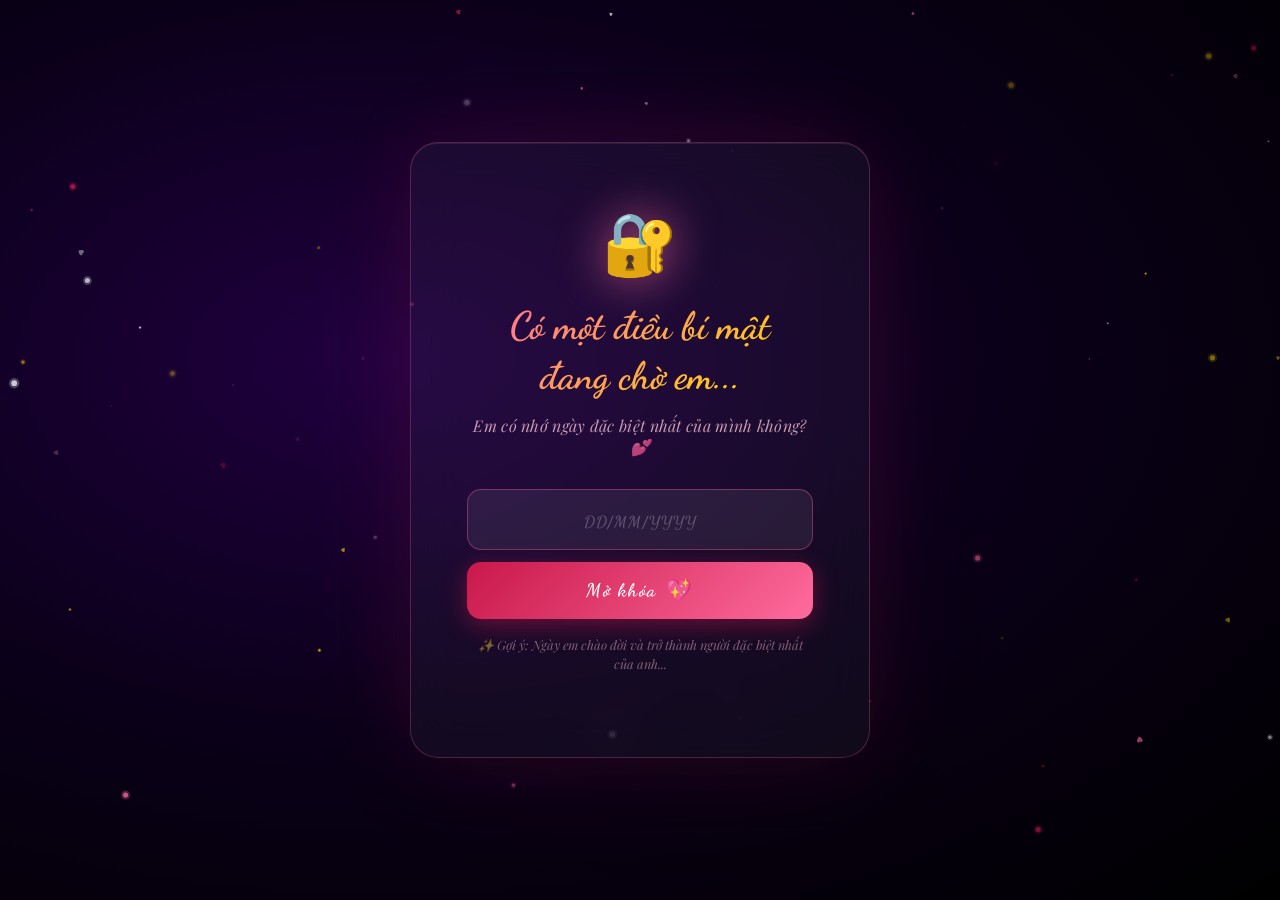
<file: index.html>
<!DOCTYPE html>
<html lang="vi">
<head>
    <meta charset="UTF-8">
    <meta name="viewport" content="width=device-width, initial-scale=1.0">
    <meta http-equiv="refresh" content="0; url=./Gift_CountDown-main/index.html">
    <title>🎂 Happy Birthday Linh Thúi!</title>
    <script>
        window.location.replace("./Gift_CountDown-main/index.html");
    </script>
</head>
<body style="background: #110022; color: #ff6b9d; display: flex; justify-content: center; align-items: center; height: 100vh; font-family: sans-serif; text-align: center; margin: 0;">
    <div>
        <h2>🎂 Đang mở món quà sinh nhật đặc biệt...</h2>
        <p><a href="./Gift_CountDown-main/index.html" style="color: #ffd60a; text-decoration: none;">Bấm vào đây nếu trình duyệt không tự chuyển hướng</a></p>
    </div>
</body>
</html>
</file>
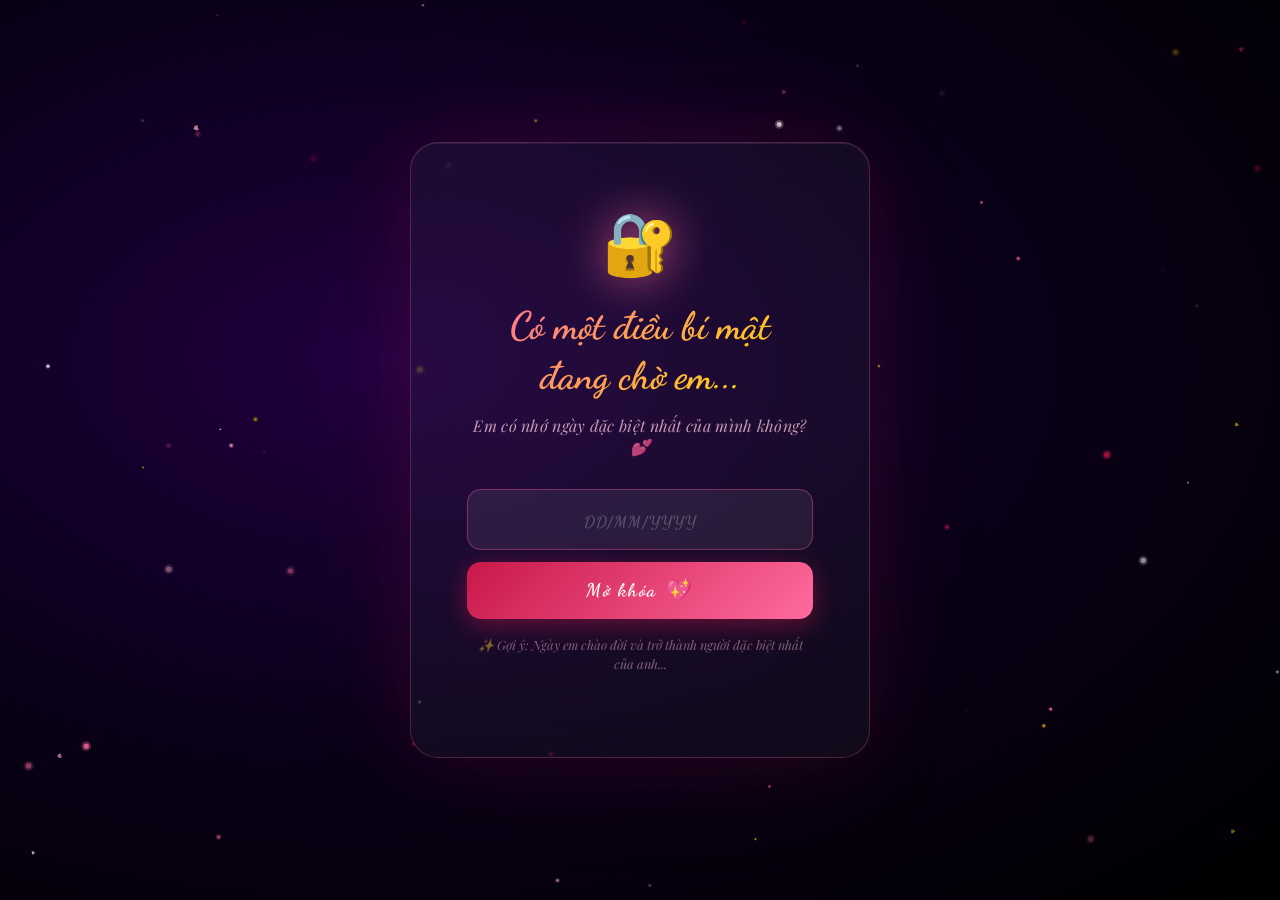
<file: Gift_CountDown-main/index.html>
<!DOCTYPE html>
<html lang="vi">
<head>
    <meta charset="UTF-8">
    <meta name="viewport" content="width=device-width, initial-scale=1.0">
    <title>🎂 Có điều gì đó đang chờ em...</title>
    <meta name="description" content="Một bí mật ngọt ngào đang chờ em khám phá...">
    <link rel="icon" href="./favicon.ico" type="image/x-icon">
    <link rel="preconnect" href="https://fonts.googleapis.com">
    <link rel="preconnect" href="https://fonts.gstatic.com" crossorigin>
    <link href="https://fonts.googleapis.com/css2?family=Dancing+Script:wght@600;700&family=Playfair+Display:ital,wght@0,400;0,700;1,400&display=swap" rel="stylesheet">
    <link rel="stylesheet" href="./style/puzzle.css">
</head>
<body>
    <canvas id="bgCanvas"></canvas>

    <div class="container" id="mainContainer">
        <div class="card" id="puzzleCard">
            <div class="lock-wrap">
                <div class="lock" id="lockIcon">🔐</div>
            </div>
            <h1 class="title">Có một điều bí mật<br>đang chờ em...</h1>
            <p class="subtitle">Em có nhớ ngày đặc biệt nhất của mình không? 💕</p>
            <div class="input-group">
                <input
                    type="text"
                    id="dateInput"
                    placeholder="DD/MM/YYYY"
                    maxlength="10"
                    autocomplete="off"
                    spellcheck="false"
                >
                <button id="unlockBtn">
                    <span>Mở khóa</span>
                    <span class="btn-icon">💖</span>
                </button>
            </div>
            <p class="hint">✨ Gợi ý: Ngày em chào đời và trở thành người đặc biệt nhất của anh...</p>
            <p class="error-msg" id="errorMsg"></p>
        </div>
    </div>

    <!-- Success overlay -->
    <div class="success-overlay" id="successOverlay">
        <canvas id="celebCanvas"></canvas>
        <div class="success-content">
            <img src="./images/Happy Dance GIF by TVGalicia.gif" class="success-dance-gif" alt="Shin Happy Dance" style="width: 130px; height: auto; border-radius: 18px; margin-bottom: 12px; box-shadow: 0 8px 30px rgba(255, 107, 157, 0.5); display: block; margin-left: auto; margin-right: auto;" />
            <h2 class="success-title">Chính xác rồi!</h2>
            <p class="success-sub">Happy Birthday Pé Thúi yêu của anh! 🎂❤️</p>
            <div class="loading-dots">
                <span></span><span></span><span></span>
            </div>
            <p class="loading-text">Đang chuẩn bị bữa tiệc sinh nhật...</p>
        </div>
    </div>

    <!-- Master Background Music (Chăm Hoa.mp3) -->
    <audio id="masterAudio" loop preload="auto">
        <source src="./style/Chăm Hoa.mp3" type="audio/mpeg">
    </audio>

    <!-- Seamless Flow Frame for zero-interruption transitions -->
    <iframe id="flowFrame" allow="fullscreen; autoplay" src="about:blank" style="display:none; position:fixed; inset:0; width:100%; height:100%; border:none; z-index:99999; opacity:0; transition:opacity 0.8s ease;"></iframe>

    <script src="./style/script/puzzle.js"></script>
</body>
</html>
</file>
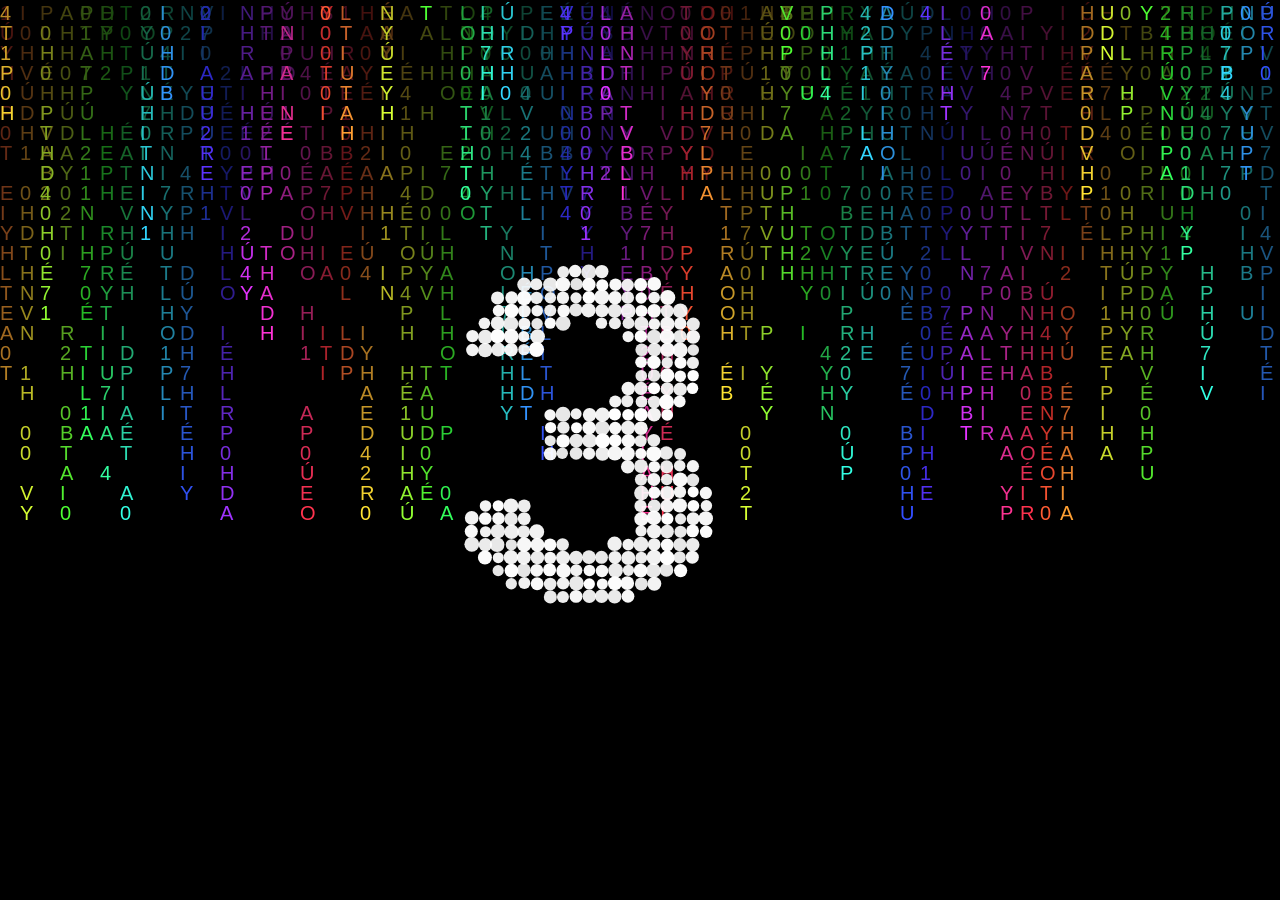
<file: Gift_CountDown-main/birthday.html>
<!DOCTYPE html>
<html lang="vi">
<head>
    <meta charset="UTF-8">
    <meta name="viewport" content="width=device-width, initial-scale=1.0">
    <title>🎂 Happy Birthday Linh Thúi!</title>
    <meta name="description" content="Happy Birthday Pé Thúi yêu của anh! 🎂❤️">
    <link rel="icon" href="./favicon.ico" type="image/x-icon">
    <link rel="stylesheet" href="./style/style.css">
    <link rel="stylesheet" href="./style/birthday.css">
</head>
<body>
    <canvas id="rainCanvas"></canvas>
    <canvas class="canvas"></canvas>
    <canvas id="fireCanvas"></canvas>
    <audio id="sound" loop preload="auto">
        <source src="./style/Chăm Hoa.mp3" type="audio/mpeg" />
    </audio>
    <script src="./style/script/rain_bday.js"></script>
    <script src="./style/script/fire_bday.js"></script>

    <!-- Silently preload gallery images in background while watching fireworks -->
    <script>
        window.addEventListener('load', () => {
            const preloadList = [
                './images/1.jpg', './images/2.jpg', './images/3.png', './images/4.png',
                './images/5.png', './images/6.png', './images/7.jpg', './images/8.png',
                './images/9.jpg', './images/10.jpg', './images/11.jpg', './images/12.jpg',
                './images/intro3.gif', './images/moon03.gif', './images/intro04.gif'
            ];
            setTimeout(() => {
                preloadList.forEach(src => {
                    const img = new Image();
                    img.decoding = 'async';
                    img.src = src;
                });
            }, 800);
        });
    </script>
</body>
</html>
</file>
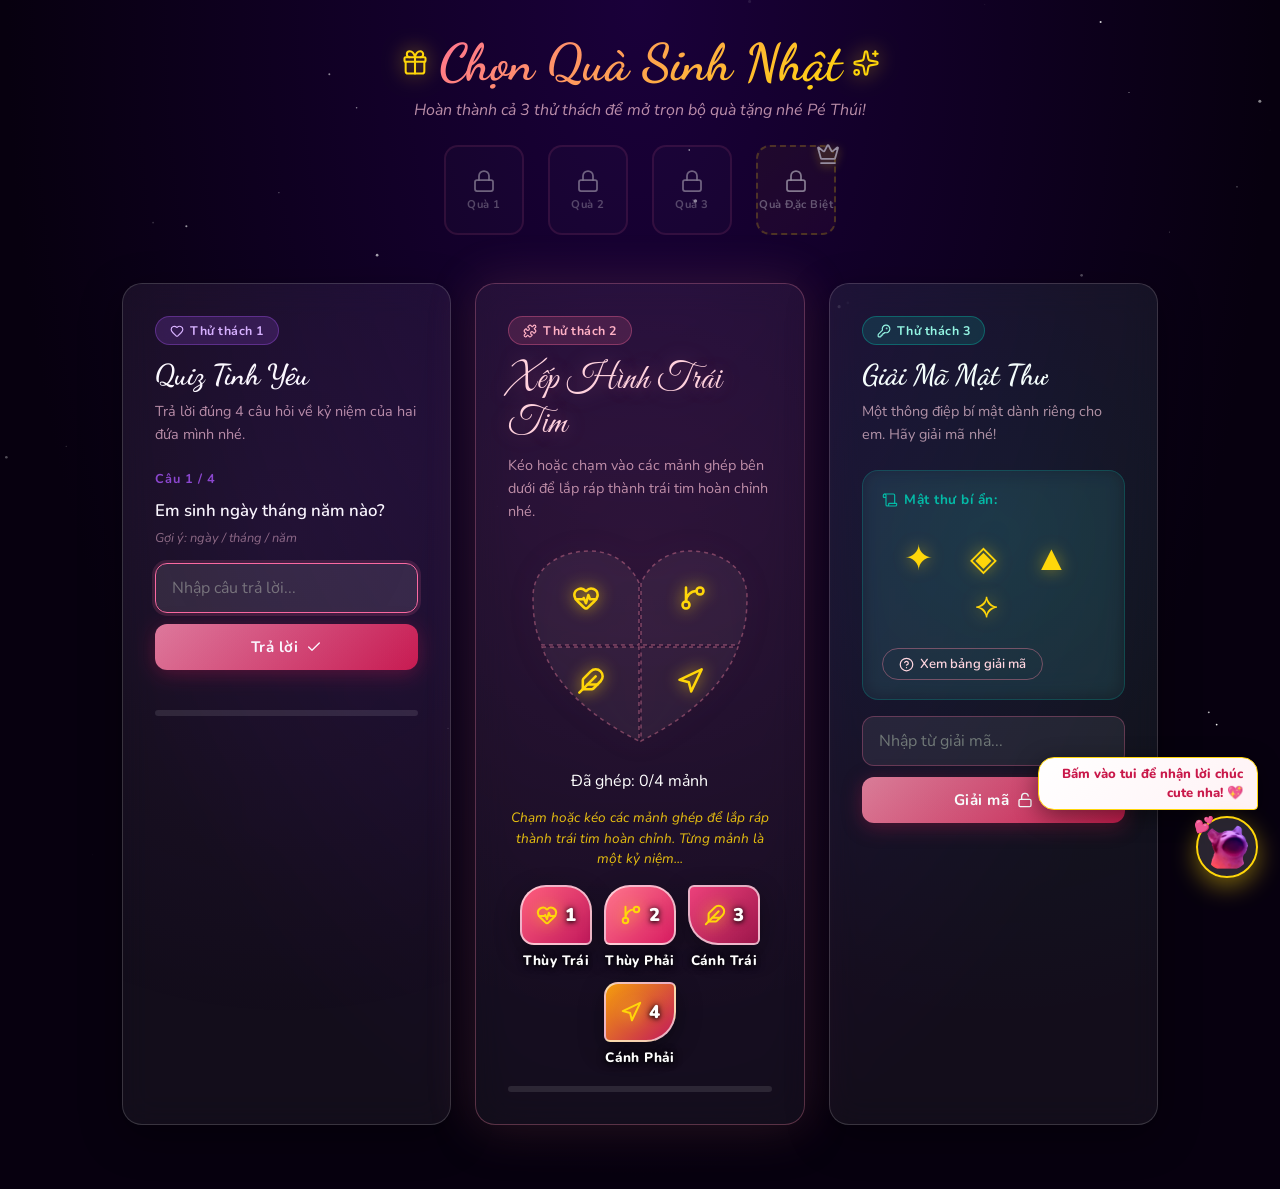
<file: Gift_CountDown-main/gift.html>
<!DOCTYPE html>
<html lang="vi">

<head>
    <meta charset="UTF-8">
    <meta name="viewport" content="width=device-width, initial-scale=1.0">
    <title>Chọn Quà Sinh Nhật</title>
    <meta name="description" content="Hoàn thành thử thách để nhận quà sinh nhật đặc biệt!">
    <link rel="icon" href="./favicon.ico" type="image/x-icon">
    <link rel="preconnect" href="https://fonts.googleapis.com">
    <link
        href="https://fonts.googleapis.com/css2?family=Dancing+Script:wght@600;700&family=Great+Vibes&family=Nunito:wght@400;600;700;800&family=Playfair+Display:ital,wght@0,600;1,400&display=swap"
        rel="stylesheet">
    <link rel="stylesheet" href="./style/gift.css?v=3.3">
    <!-- Lucide Icons -->
    <script src="./style/script/lucide.min.js"></script>
    <!-- Canvas Confetti -->
    <script src="./style/script/confetti.browser.min.js"></script>
</head>

<body>
    <!-- BACKGROUND MUSIC -->
    <audio id="giftMusic" loop preload="auto">
        <source src="./style/Chăm Hoa.mp3" type="audio/mpeg">
    </audio>

    <canvas id="bgCanvas"></canvas>

    <!-- HEADER -->
    <header class="site-header">
        <h1 class="header-title">
            <i data-lucide="gift" class="header-icon"></i>
            Chọn Quà Sinh Nhật
            <i data-lucide="sparkles" class="header-icon"></i>
        </h1>
        <p class="header-sub">Hoàn thành cả 3 thử thách để mở trọn bộ quà tặng nhé Pé Thúi!</p>

        <!-- Gift boxes (locked until game completed) -->
        <div class="gift-boxes" id="giftBoxes">
            <div class="gift-box locked" id="giftBox0" data-game="0">
                <span class="gift-badge-dot"></span>
                <div class="box-icon"><i data-lucide="lock" class="lucide-icon"></i></div>
                <div class="box-label">Quà 1</div>
            </div>
            <div class="gift-box locked" id="giftBox1" data-game="1">
                <span class="gift-badge-dot"></span>
                <div class="box-icon"><i data-lucide="lock" class="lucide-icon"></i></div>
                <div class="box-label">Quà 2</div>
            </div>
            <div class="gift-box locked" id="giftBox2" data-game="2">
                <span class="gift-badge-dot"></span>
                <div class="box-icon"><i data-lucide="lock" class="lucide-icon"></i></div>
                <div class="box-label">Quà 3</div>
            </div>
            <div class="gift-box special-box locked" id="giftBoxSpecial" data-game="3"
                title="Hoàn thành cả 3 thử thách để mở khóa quà đặc biệt!">
                <span class="gift-badge-dot"></span>
                <div class="special-crown"><i data-lucide="crown"></i></div>
                <div class="box-icon"><i data-lucide="lock" class="lucide-icon"></i></div>
                <div class="box-label">Quà Đặc Biệt</div>
            </div>
        </div>
        <div class="gift-reminder-hint" id="giftReminderHint">
            <i data-lucide="sparkles" class="hint-icon"></i>
            <span>Pé hãy bấm mở hết tất cả các hộp quà để xem bức thư bí mật cuối cùng nhé!</span>
        </div>
    </header>

    <!-- GAMES SECTION -->
    <main class="games-grid">

        <!-- ===== GAME B: QUIZ ===== -->
        <section class="game-card" id="gameB" data-game="0">
            <div class="card-badge">
                <i data-lucide="heart" class="badge-icon"></i>
                <span>Thử thách 1</span>
            </div>
            <h2 class="card-title">Quiz Tình Yêu</h2>
            <p class="card-desc">Trả lời đúng 4 câu hỏi về kỷ niệm của hai đứa mình nhé.</p>

            <div id="quizArea">
                <div class="question-wrap" id="questionWrap">
                    <div class="question-num" id="questionNum">Câu 1 / 4</div>
                    <div class="question-text" id="questionText"></div>
                    <div class="question-hint" id="questionHint"></div>
                    <div class="quiz-input-group" id="quizInputGroup">
                        <input type="text" class="quiz-input" id="quizInput" placeholder="Nhập câu trả lời..."
                            autocomplete="off">
                        <button class="game-btn" id="quizBtn">
                            <span>Trả lời</span>
                            <i data-lucide="check" class="btn-icon"></i>
                        </button>
                    </div>
                    <div class="quiz-options hidden" id="quizOptions"></div>
                    <div class="quiz-feedback-sticker hidden" id="quizFeedbackSticker"></div>
                    <p class="quiz-error" id="quizError"></p>
                </div>
                <div class="quiz-progress">
                    <div class="progress-bar">
                        <div class="progress-fill" id="quizProgress"></div>
                    </div>
                </div>
            </div>
            <div class="game-success hidden" id="quizSuccess">
                <img src="./images/Happy Dance GIF by TVGalicia.gif" class="game-success-gif" alt="Shin nhảy múa ăn mừng" />
                <p>Giỏi quá Pé Thúi! Hộp quà đã sẵn sàng để mở!</p>
            </div>
        </section>

        <!-- ===== GAME C: HEART PUZZLE (JIGSAW PUZZLE) ===== -->
        <section class="game-card" id="gameC" data-game="1">
            <div class="card-badge" style="--badge-color:#ff6b9d">
                <i data-lucide="puzzle" class="badge-icon"></i>
                <span>Thử thách 2</span>
            </div>
            <h2 class="card-title">Xếp Hình Trái Tim</h2>
            <p class="card-desc">Kéo hoặc chạm vào các mảnh ghép bên dưới để lắp ráp thành trái tim hoàn chỉnh nhé.</p>

            <div id="puzzleArea">
                <!-- Heart Jigsaw Target Board -->
                <div class="heart-jigsaw-container">
                    <div class="heart-jigsaw-board" id="heartJigsawBoard">
                        <!-- True Heart Contour Silhouette Background -->
                        <div class="heart-silhouette-backdrop">
                            <svg viewBox="0 0 240 210" class="heart-contour-svg" aria-hidden="true" id="heartContourSvg">
                                <!-- Bảng màu Gradient chuẩn xác cho từng mảnh trái tim -->
                                <defs>
                                    <linearGradient id="heartGrad0" x1="0%" y1="0%" x2="100%" y2="100%">
                                        <stop offset="0%" stop-color="#ff758c" />
                                        <stop offset="100%" stop-color="#c9184a" />
                                    </linearGradient>
                                    <linearGradient id="heartGrad1" x1="0%" y1="0%" x2="100%" y2="100%">
                                        <stop offset="0%" stop-color="#f48fb1" />
                                        <stop offset="100%" stop-color="#d81b60" />
                                    </linearGradient>
                                    <linearGradient id="heartGrad2" x1="0%" y1="0%" x2="100%" y2="100%">
                                        <stop offset="0%" stop-color="#e040fb" />
                                        <stop offset="100%" stop-color="#ad1457" />
                                    </linearGradient>
                                    <linearGradient id="heartGrad3" x1="0%" y1="0%" x2="100%" y2="100%">
                                        <stop offset="0%" stop-color="#ffd54f" />
                                        <stop offset="100%" stop-color="#f06292" />
                                    </linearGradient>
                                </defs>

                                <!-- 4 Mảnh ghép chuẩn xác tuyệt đối (Tự định hình nét đứt viền trái tim và các phân khu) -->
                                <!-- Mảnh 0: Thùy Trái -->
                                <path id="heartPart0" class="heart-slot-part part-0"
                                      d="M 119 36 C 112 20, 95 4, 70 4 C 40 4, 13 20, 13 50 C 13 68, 15 85, 22 98 L 119 98 Z" />
                                <!-- Mảnh 1: Thùy Phải -->
                                <path id="heartPart1" class="heart-slot-part part-1"
                                      d="M 121 36 L 121 98 L 218 98 C 225 85, 227 68, 227 50 C 227 20, 200 4, 170 4 C 145 4, 128 20, 121 36 Z" />
                                <!-- Mảnh 2: Cánh Trái (Vát cong chữ V ôm sát mép trái xuống chóp nhọn đáy tim) -->
                                <path id="heartPart2" class="heart-slot-part part-2"
                                      d="M 22 100 L 119 100 L 119 194 C 72 171, 35 138, 22 100 Z" />
                                <!-- Mảnh 3: Cánh Phải (Vát cong chữ V ôm sát mép phải xuống chóp nhọn đáy tim) -->
                                <path id="heartPart3" class="heart-slot-part part-3"
                                      d="M 121 100 L 218 100 C 205 138, 168 171, 121 194 Z" />
                            </svg>
                        </div>

                        <!-- 4 Anatomical Interlocking Slots (Chỉ giữ Icon thẩm mỹ, tinh giản) -->
                        <div class="jigsaw-slot slot-0" data-piece="0" id="slot-0" title="Thùy Trái">
                            <i data-lucide="heart-pulse" class="slot-icon"></i>
                        </div>
                        <div class="jigsaw-slot slot-1" data-piece="1" id="slot-1" title="Thùy Phải">
                            <i data-lucide="git-branch" class="slot-icon"></i>
                        </div>
                        <div class="jigsaw-slot slot-2" data-piece="2" id="slot-2" title="Cánh Trái">
                            <i data-lucide="feather" class="slot-icon"></i>
                        </div>
                        <div class="jigsaw-slot slot-3" data-piece="3" id="slot-3" title="Cánh Phải">
                            <i data-lucide="navigation" class="slot-icon"></i>
                        </div>

                        <!-- Completed Heart Aura -->
                        <div class="heart-completed-glow" id="heartCompletedGlow">
                            <div class="glow-icon"><i data-lucide="heart"></i></div>
                            <div class="glow-sparkles"><i data-lucide="sparkles"></i></div>
                        </div>
                    </div>
                    <div class="heart-count" id="heartCount">Đã ghép: 0/4 mảnh</div>
                </div>

                <p class="jigsaw-guide" id="jigsawGuide">Chạm hoặc kéo các mảnh ghép để lắp ráp thành trái tim hoàn
                    chỉnh. Từng mảnh là một kỷ niệm...</p>

                <!-- Tray containing draggable/clickable pieces -->
                <div class="jigsaw-tray" id="jigsawTray"></div>

                <div class="piece-progress">
                    <div class="progress-bar">
                        <div class="progress-fill pink" id="pieceProgress"></div>
                    </div>
                </div>
            </div>
            <div class="game-success hidden" id="puzzleSuccess">
                <img src="./images/giphy2.gif" class="game-success-gif heart-gif" alt="Mèo tim LOVE" />
                <p>Trái tim đã hoàn chỉnh! Em thật tuyệt vời!</p>
            </div>
        </section>

        <!-- ===== GAME D: SECRET CODE ===== -->
        <section class="game-card" id="gameD" data-game="2">
            <div class="card-badge" style="--badge-color:#00c9b1">
                <i data-lucide="key-round" class="badge-icon"></i>
                <span>Thử thách 3</span>
            </div>
            <h2 class="card-title">Giải Mã Mật Thư</h2>
            <p class="card-desc">Một thông điệp bí mật dành riêng cho em. Hãy giải mã nhé!</p>

            <div id="codeArea">
                <div class="cipher-box">
                    <div class="cipher-title">
                        <i data-lucide="scroll" class="cipher-icon"></i>
                        <span>Mật thư bí ẩn:</span>
                    </div>
                    <!-- Aesthetic Geometric Minimalist Symbols for LOVE -->
                    <div class="cipher-message" id="cipherMessage">✦ ◈ ▲ ⟡</div>
                    <div class="cipher-hint-toggle" onclick="toggleCipherHint()">
                        <i data-lucide="help-circle" class="btn-icon"></i>
                        <span>Xem bảng giải mã</span>
                    </div>
                    <div class="cipher-table" id="cipherTable">
                        <table>
                            <thead>
                                <tr>
                                    <th>Ký hiệu</th>
                                    <th>Chữ cái</th>
                                    <th>Ký hiệu</th>
                                    <th>Chữ cái</th>
                                </tr>
                            </thead>
                            <tbody>
                                <tr>
                                    <td>✦</td>
                                    <td>L</td>
                                    <td>◈</td>
                                    <td>O</td>
                                </tr>
                                <tr>
                                    <td>▲</td>
                                    <td>V</td>
                                    <td>⟡</td>
                                    <td>E</td>
                                </tr>
                                <tr>
                                    <td>◇</td>
                                    <td>I</td>
                                    <td>✧</td>
                                    <td>B</td>
                                </tr>
                                <tr>
                                    <td>❖</td>
                                    <td>R</td>
                                    <td>⬖</td>
                                    <td>T / H</td>
                                </tr>
                                <tr>
                                    <td>⬡</td>
                                    <td>D</td>
                                    <td>✶</td>
                                    <td>A</td>
                                </tr>
                                <tr>
                                    <td>◬</td>
                                    <td>Y</td>
                                    <td>○</td>
                                    <td>U / N</td>
                                </tr>
                            </tbody>
                        </table>
                    </div>
                </div>
                <div class="quiz-input-group">
                    <input type="text" class="quiz-input" id="codeInput" placeholder="Nhập từ giải mã..."
                        autocomplete="off" maxlength="20">
                    <button class="game-btn teal" id="codeBtn">
                        <span>Giải mã</span>
                        <i data-lucide="unlock" class="btn-icon"></i>
                    </button>
                </div>
                <p class="quiz-error" id="codeError"></p>
            </div>
            <div class="game-success hidden" id="codeSuccess">
                <img src="./images/smileShin.gif" class="game-success-gif" alt="Shin mỉm cười ngại ngùng" />
                <p>Xuất sắc! Em đã giải mã được thông điệp bí mật!</p>
            </div>
        </section>
    </main>

    <!-- FINAL CELEBRATION (Bức Thư Tình Đặc Biệt) -->
    <div class="final-overlay hidden" id="finalOverlay">
        <canvas id="finalCanvas"></canvas>
        <div class="letter-container" id="letterContainer">
            <button class="letter-corner-close" onclick="closeLetter()" title="Đóng bức thư">
                <i data-lucide="x"></i>
            </button>
            <div class="letter-envelope-decor">
                <i data-lucide="mail" class="envelope-icon"></i>
                <span>BỨC THƯ ĐẶC BIỆT DÀNH CHO EM</span>
            </div>
            <div class="letter-paper" id="letterPaper">
                <div class="letter-seal"><i data-lucide="heart" class="seal-icon"></i></div>
                <div class="letter-header">
                    <h2 class="letter-title">Thư Gửi Pé Thúi Yêu Của Anh</h2>
                    <p class="letter-date">Hà Nội, ngày 07 tháng 10 năm 2026</p>
                </div>
                <div class="letter-divider">
                    <span class="div-line"></span>
                    <i data-lucide="sparkles" class="div-star"></i>
                    <span class="div-line"></span>
                </div>
                <div class="letter-body">
                    <p class="letter-salutation" id="letterSalutation">Pé Thúi yêu thương nhất của anh,</p>
                    <p id="letterP1">Chúc mừng sinh nhật pé iu tròn 22 tuổi! Chúc em tuổi mới luôn tràn ngập nụ cười hạnh phúc, mãi xinh đẹp rạng ngời, mau ăn chóng lớn và gặt hái thật nhiều thành công nha!</p>
                    <p id="letterP2">Cảm ơn em đã luôn ở bên, mang lại cho anh những ngày tháng ngọt ngào và ấm áp nhất. Anh mong rằng chúng mình sẽ cùng nhau đón thật nhiều sinh nhật nữa nhé!</p>

                    <!-- Dòng cam kết quà đặc biệt theo yêu cầu -->
                    <div class="delivery-notice-box" id="deliveryNoticeBox">
                        <span class="delivery-icon"><i data-lucide="package-check" class="delivery-lucide"></i></span>
                        <p class="delivery-text">
                            <strong>Tất cả các phần quà trên sẽ được chuyển đến quý khách vào tối ngày 7/10/2026 !!</strong>
                        </p>
                    </div>
                </div>
                <div class="letter-footer">
                    <div class="letter-signature-wrap">
                        <div class="signature-text-col">
                            <p class="closing-phrase" id="closingPhrase">Yêu em nhiều lắm,</p>
                            <p class="signature-name" id="signatureName">Anh yêu của em! ❤️</p>
                        </div>
                        <div class="letter-mascot-sticker">
                            <img src="./images/intro04.gif" alt="Shin ôm tim" title="Anh yêu em nhiều lắm!" />
                        </div>
                    </div>
                </div>
            </div>

            <!-- Các nút điều khiển đọc thư -->
            <div class="letter-actions">
                <button class="letter-action-btn skip-btn" id="letterSkipBtn" onclick="skipLetterTypewriter()" title="Hiện toàn bộ bức thư ngay lập tức">
                    <i data-lucide="fast-forward" class="btn-icon"></i>
                    <span>Xem hết ngay</span>
                </button>
                <button class="letter-action-btn replay-btn" id="letterReplayBtn" onclick="startLetterTypewriter()" title="Chạy lại hiệu ứng viết thư từ đầu">
                    <i data-lucide="rotate-ccw" class="btn-icon"></i>
                    <span>Đọc lại từ đầu</span>
                </button>
                <button class="letter-action-btn close-btn" onclick="closeLetter()" title="Đóng bức thư">
                    <i data-lucide="x" class="btn-icon"></i>
                    <span>Đóng thư</span>
                </button>
            </div>
        </div>
    </div>

    <!-- GIFT MODAL -->
    <div class="gift-modal hidden" id="giftModal">
        <div class="modal-backdrop" onclick="closeModal()"></div>
        <div class="modal-box">
            <button class="modal-close" onclick="closeModal()"><i data-lucide="x"></i></button>
            <div class="modal-mascot-sticker">
                <img src="./images/moon04.gif" alt="Bé gấu mừng rỡ" title="Chúc mừng pé nhận quà nha!" />
            </div>
            <div class="modal-badge" id="modalBadge">Quà tặng 1</div>
            <h3 class="modal-title" id="modalTitle">Quà của em</h3>
            <div class="modal-img-wrap" id="modalImgWrap">
                <div class="gift-placeholder" id="giftPlaceholder">
                    <div class="placeholder-icon"><i data-lucide="gift"></i></div>
                    <p>Hình ảnh quà sẽ hiện ở đây</p>
                </div>
            </div>
            <p class="modal-msg hidden" id="modalMsg"></p>
        </div>
    </div>

    <!-- FLOATING INTERACTIVE MASCOT (MÈO MEME NHÚN NHẢY) -->
    <div class="floating-mascot-widget" id="floatingMascot">
        <div class="mascot-speech-bubble" id="mascotBubble">
            <span>Bấm vào tui để nhận lời chúc cute nha! 💖</span>
        </div>
        <div class="mascot-avatar-btn" onclick="triggerMascotSpeech()" title="Chạm vào tui nè!">
            <img src="./images/Cat Meme Sticker by Brime.gif" alt="Mèo meme gật gù" id="mascotImg" />
            <span class="mascot-heart-pulse">💕</span>
        </div>
    </div>

    <script src="./style/script/gift.js"></script>
</body>

</html>
</file>
<file: Gift_CountDown-main/style/puzzle.css>
@import url('https://fonts.googleapis.com/css2?family=Dancing+Script:wght@600;700&family=Playfair+Display:ital,wght@0,400;0,700;1,400&display=swap');

*, *::before, *::after {
    box-sizing: border-box;
    margin: 0;
    padding: 0;
}

:root {
    --pink: #ff6b9d;
    --deep-pink: #c9184a;
    --gold: #ffd60a;
    --light-gold: #ffef80;
    --dark: #080014;
    --card-bg: rgba(255, 255, 255, 0.04);
    --card-border: rgba(255, 107, 157, 0.25);
}

html, body {
    width: 100%;
    height: 100%;
    overflow: hidden;
}

body {
    font-family: 'Playfair Display', serif;
    background: radial-gradient(ellipse at 30% 40%, #200040 0%, #0a0018 50%, #000 100%);
    color: #fff;
    display: flex;
    align-items: center;
    justify-content: center;
}

#bgCanvas {
    position: fixed;
    top: 0; left: 0;
    width: 100%; height: 100%;
    pointer-events: none;
    z-index: 0;
}

.container {
    position: relative;
    z-index: 10;
    display: flex;
    align-items: center;
    justify-content: center;
    width: 100%;
    height: 100%;
    padding: 1rem;
}

/* ===== CARD ===== */
.card {
    background: var(--card-bg);
    border: 1px solid var(--card-border);
    backdrop-filter: blur(24px);
    -webkit-backdrop-filter: blur(24px);
    border-radius: 28px;
    padding: clamp(2rem, 5vw, 3.5rem) clamp(1.5rem, 5vw, 3.5rem);
    max-width: 460px;
    width: 100%;
    text-align: center;
    box-shadow:
        0 0 80px rgba(201, 24, 74, 0.12),
        0 0 160px rgba(255, 107, 157, 0.06),
        inset 0 1px 0 rgba(255, 255, 255, 0.08);
    animation: cardAppear 1.2s cubic-bezier(0.22, 1, 0.36, 1) forwards;
}

@keyframes cardAppear {
    from { opacity: 0; transform: translateY(40px) scale(0.94); }
    to   { opacity: 1; transform: translateY(0) scale(1); }
}

/* ===== LOCK ICON ===== */
.lock-wrap {
    margin-bottom: 1.4rem;
}

.lock {
    font-size: 3.8rem;
    display: inline-block;
    animation: lockFloat 3.5s ease-in-out infinite;
    filter: drop-shadow(0 0 24px rgba(255, 107, 157, 0.7));
    transition: all 0.4s ease;
}

@keyframes lockFloat {
    0%, 100% { transform: translateY(0) rotate(-6deg); }
    50%       { transform: translateY(-12px) rotate(6deg); }
}

/* ===== TEXT ===== */
.title {
    font-family: 'Dancing Script', cursive;
    font-size: clamp(1.7rem, 5vw, 2.4rem);
    font-weight: 700;
    line-height: 1.3;
    margin-bottom: 0.8rem;
    background: linear-gradient(135deg, #ff6b9d 0%, #ffd60a 50%, #ff6b9d 100%);
    background-size: 200% auto;
    -webkit-background-clip: text;
    -webkit-text-fill-color: transparent;
    background-clip: text;
    animation: shimmer 4s linear infinite;
}

@keyframes shimmer {
    0%   { background-position: 0% center; }
    100% { background-position: 200% center; }
}

.subtitle {
    font-style: italic;
    color: rgba(255, 200, 220, 0.75);
    font-size: clamp(0.85rem, 2.5vw, 1rem);
    margin-bottom: 2rem;
    letter-spacing: 0.3px;
}

/* ===== INPUT GROUP ===== */
.input-group {
    display: flex;
    flex-direction: column;
    gap: 0.75rem;
    margin-bottom: 1rem;
}

#dateInput {
    background: rgba(255, 255, 255, 0.07);
    border: 1.5px solid rgba(255, 107, 157, 0.35);
    border-radius: 14px;
    padding: 1rem 1.2rem;
    font-size: 1.4rem;
    color: #fff;
    text-align: center;
    letter-spacing: 4px;
    font-family: 'Dancing Script', cursive;
    font-weight: 600;
    outline: none;
    transition: all 0.3s ease;
    width: 100%;
}

#dateInput::placeholder {
    color: rgba(255, 255, 255, 0.25);
    letter-spacing: 1px;
    font-size: 1rem;
}

#dateInput:focus {
    border-color: var(--pink);
    box-shadow: 0 0 0 3px rgba(255, 107, 157, 0.15), 0 0 24px rgba(255, 107, 157, 0.2);
    background: rgba(255, 255, 255, 0.1);
}

#dateInput.shake {
    animation: shake 0.45s ease;
    border-color: #ff4d6d;
}

@keyframes shake {
    0%, 100% { transform: translateX(0); }
    15%  { transform: translateX(-9px); }
    30%  { transform: translateX(9px); }
    45%  { transform: translateX(-6px); }
    60%  { transform: translateX(6px); }
    75%  { transform: translateX(-3px); }
    90%  { transform: translateX(3px); }
}

#unlockBtn {
    background: linear-gradient(135deg, #c9184a 0%, #ff6b9d 100%);
    border: none;
    border-radius: 14px;
    padding: 1rem 1.5rem;
    font-size: 1.15rem;
    color: #fff;
    font-family: 'Dancing Script', cursive;
    font-weight: 700;
    cursor: pointer;
    letter-spacing: 1.5px;
    display: flex;
    align-items: center;
    justify-content: center;
    gap: 0.6rem;
    box-shadow: 0 6px 24px rgba(201, 24, 74, 0.45);
    transition: all 0.3s cubic-bezier(0.34, 1.56, 0.64, 1);
    width: 100%;
}

#unlockBtn:hover {
    transform: translateY(-3px);
    box-shadow: 0 12px 36px rgba(201, 24, 74, 0.55);
    background: linear-gradient(135deg, #ff6b9d 0%, #c9184a 100%);
}

#unlockBtn:active {
    transform: translateY(0) scale(0.97);
}

.btn-icon {
    font-size: 1.3rem;
    animation: heartPulse 1.4s ease-in-out infinite;
    display: inline-block;
}

@keyframes heartPulse {
    0%, 100% { transform: scale(1); }
    30%       { transform: scale(1.35); }
    60%       { transform: scale(1.1); }
}

/* ===== HINT & ERROR ===== */
.hint {
    font-size: 0.8rem;
    color: rgba(255, 200, 220, 0.45);
    font-style: italic;
    line-height: 1.5;
    margin-top: 0.5rem;
}

.error-msg {
    font-size: 0.9rem;
    color: #ff6b6b;
    margin-top: 0.6rem;
    min-height: 1.3em;
    transition: all 0.3s ease;
    font-style: italic;
}

/* ===== SUCCESS OVERLAY ===== */
.success-overlay {
    position: fixed;
    inset: 0;
    z-index: 100;
    display: flex;
    align-items: center;
    justify-content: center;
    background: rgba(5, 0, 15, 0.92);
    opacity: 0;
    pointer-events: none;
    transition: opacity 0.6s ease;
}

.success-overlay.active {
    opacity: 1;
    pointer-events: all;
}

#celebCanvas {
    position: absolute;
    inset: 0;
    width: 100%; height: 100%;
    pointer-events: none;
    z-index: 5;
}

.success-content {
    position: relative;
    z-index: 10;
    text-align: center;
    padding: 2.5rem;
    max-width: 600px;
    background: radial-gradient(ellipse at center, rgba(30, 5, 20, 0.65) 0%, rgba(5, 0, 15, 0) 75%);
    border-radius: 30px;
}

.success-emoji {
    font-size: 5rem;
    display: block;
    margin-bottom: 1rem;
    animation: popIn 0.6s cubic-bezier(0.34, 1.56, 0.64, 1) forwards;
}

@keyframes popIn {
    from { transform: scale(0) rotate(-180deg); opacity: 0; }
    to   { transform: scale(1) rotate(0deg); opacity: 1; }
}

.success-title {
    font-family: 'Dancing Script', cursive;
    font-size: clamp(2.5rem, 8vw, 4rem);
    font-weight: 700;
    background: linear-gradient(135deg, #ff6b9d, #ffd60a, #ff6b9d);
    background-size: 200%;
    -webkit-background-clip: text;
    -webkit-text-fill-color: transparent;
    background-clip: text;
    animation: shimmer 3s linear infinite;
    margin-bottom: 0.5rem;
}

.success-sub {
    font-style: italic;
    color: rgba(255, 210, 230, 0.9);
    font-size: clamp(1rem, 3vw, 1.2rem);
    margin-bottom: 2rem;
    line-height: 1.6;
}

/* ===== LOADING DOTS ===== */
.loading-dots {
    display: flex;
    justify-content: center;
    gap: 8px;
    margin-bottom: 0.5rem;
}

.loading-dots span {
    width: 8px; height: 8px;
    border-radius: 50%;
    background: var(--pink);
    animation: dotBounce 1.4s ease-in-out infinite;
}
.loading-dots span:nth-child(2) { animation-delay: 0.2s; }
.loading-dots span:nth-child(3) { animation-delay: 0.4s; }

@keyframes dotBounce {
    0%, 80%, 100% { transform: scale(0.6); opacity: 0.5; }
    40%            { transform: scale(1); opacity: 1; }
}

.loading-text {
    font-size: 0.85rem;
    color: rgba(255, 255, 255, 0.4);
    letter-spacing: 1px;
}

/* ===== RESPONSIVE ===== */
@media (max-height: 600px) {
    .card { padding: 1.5rem; }
    .lock { font-size: 2.5rem; }
    .lock-wrap { margin-bottom: 0.8rem; }
    .subtitle { margin-bottom: 1.2rem; }
}
</file>
<file: Gift_CountDown-main/style/style.css>
html, body {
    height: 100%;
}
body {
    font-family: "Helvetica Neue", "Luxi Sans", "DejaVu Sans", Tahoma, "Hiragino Sans GB", "Microsoft Yahei", sans-serif;
    background: #79a8ae;
    color: #CFEBE4;
    font-size: 18px;
    line-height: 2;
    letter-spacing: 1.2px;
    margin: 0;
}
.body--ready {
    background: black;
}
canvas {
    position: absolute;
    top: 0;
    left: 0;
    z-index: 0;
}

#rainCanvas, .canvas {
z-index: 1;
}

#fireCanvas {
z-index: 2;
display: none;
}

#fireCanvas {
    z-index: 3;
    display: none;
}
</file>
<file: Gift_CountDown-main/style/birthday.css>
/* ===================================================
   birthday.css — Extra styles for birthday theme
   =================================================== */
@import url('https://fonts.googleapis.com/css2?family=Dancing+Script:wght@600;700&display=swap');

/* Next-page button (appears after fireworks) */
#nextPageBtn {
    position: fixed;
    bottom: 40px;
    left: 50%;
    transform: translateX(-50%) translateY(60px);
    z-index: 9999;
    background: linear-gradient(135deg, #c9184a 0%, #ff6b9d 100%);
    border: none;
    border-radius: 50px;
    padding: 16px 48px;
    font-size: 1.3rem;
    color: #fff;
    font-family: 'Dancing Script', cursive;
    font-weight: 700;
    cursor: pointer;
    letter-spacing: 2px;
    box-shadow:
        0 8px 32px rgba(201, 24, 74, 0.55),
        0 0 60px rgba(255, 107, 157, 0.3);
    opacity: 0;
    transition: all 0.6s cubic-bezier(0.34, 1.56, 0.64, 1);
    pointer-events: none;
    white-space: nowrap;
}

#nextPageBtn.visible {
    opacity: 1;
    transform: translateX(-50%) translateY(0);
    pointer-events: all;
}

#nextPageBtn:hover {
    transform: translateX(-50%) translateY(-4px);
    box-shadow:
        0 14px 40px rgba(201, 24, 74, 0.65),
        0 0 80px rgba(255, 107, 157, 0.4);
}

#nextPageBtn:active {
    transform: translateX(-50%) translateY(0);
}

/* Night view image override */
#nightView {
    object-fit: cover;
    object-position: bottom;
}

/* City Mascots (Shin & Bạn ngắm pháo hoa) */
.bday-city-mascot,
.bday-city-mascot * {
    box-sizing: border-box !important;
}

.bday-city-mascot {
    position: fixed !important;
    bottom: 12px !important;
    top: auto !important;
    z-index: 1005 !important;
    display: flex !important;
    flex-direction: column !important;
    align-items: center !important;
    justify-content: flex-end !important;
    gap: 6px !important;
    pointer-events: none !important;
    opacity: 0;
    transition: opacity 1.2s ease, transform 0.4s ease;
    width: auto !important;
    height: auto !important;
    max-height: 125px !important;
    background: transparent !important;
    padding: 0 !important;
    margin: 0 !important;
    border: none !important;
    box-shadow: none !important;
}

.bday-city-mascot.visible {
    opacity: 1 !important;
}

.bday-city-mascot.mascot-left,
.bday-city-mascot.mascot-shin {
    left: 24px !important;
    right: auto !important;
}

.bday-city-mascot.mascot-right,
.bday-city-mascot.mascot-cat {
    right: 24px !important;
    left: auto !important;
}

.bday-city-mascot img {
    width: 68px !important;
    height: 68px !important;
    max-width: 68px !important;
    max-height: 68px !important;
    object-fit: contain !important;
    border-radius: 12px !important;
    filter: drop-shadow(0 4px 12px rgba(0, 0, 0, 0.5)) !important;
    display: block !important;
    margin: 0 !important;
    padding: 0 !important;
    background: transparent !important;
    border: none !important;
}

.bday-mascot-speech {
    display: inline-block !important;
    width: auto !important;
    height: auto !important;
    max-height: 36px !important;
    background: rgba(255, 255, 255, 0.94) !important;
    color: #c9184a !important;
    font-family: 'Dancing Script', cursive, sans-serif !important;
    font-size: 1rem !important;
    font-weight: 700 !important;
    padding: 4px 12px !important;
    border-radius: 14px !important;
    border: 1.5px solid #ffb703 !important;
    box-shadow: 0 4px 14px rgba(0, 0, 0, 0.35) !important;
    white-space: nowrap !important;
    line-height: 1.2 !important;
    position: relative !important;
    text-align: center !important;
    animation: speechBounce 2s infinite ease-in-out !important;
}

.bday-mascot-speech::after {
    content: '' !important;
    position: absolute !important;
    bottom: -6px !important;
    left: 50% !important;
    transform: translateX(-50%) !important;
    border-width: 6px 6px 0 6px !important;
    border-style: solid !important;
    border-color: rgba(255, 255, 255, 0.94) transparent transparent transparent !important;
    display: block !important;
    width: 0 !important;
    height: 0 !important;
}

@keyframes speechBounce {
    0%, 100% { transform: translateY(0); }
    50% { transform: translateY(-4px); }
}

.next-btn-mascot {
    display: block;
    margin: 0 auto 4px;
    height: auto !important;
}

.next-btn-mascot img {
    width: 48px !important;
    height: 48px !important;
    object-fit: contain;
    filter: drop-shadow(0 4px 10px rgba(255, 214, 10, 0.6));
    animation: mascotBounceSmall 1.2s infinite alternate ease-in-out;
    display: block;
    margin: 0 auto;
}

@keyframes mascotBounceSmall {
    0% { transform: translateY(0); }
    100% { transform: translateY(-8px); }
}

@media (max-width: 600px) {
    .bday-city-mascot.mascot-left { left: 8px; bottom: 8px; }
    .bday-city-mascot.mascot-right { right: 8px; bottom: 8px; }
    .bday-city-mascot img { width: 55px !important; height: 55px !important; }
    .bday-mascot-speech { font-size: 0.8rem; padding: 2px 7px; }
}
</file>
<file: Gift_CountDown-main/style/gift.css>
/* ===================================================
   gift.css — Part 4: Mini-Games Gift Selection
   =================================================== */

*,
*::before,
*::after {
    box-sizing: border-box;
    margin: 0;
    padding: 0;
}

:root {
    --pink: #ff6b9d;
    --deep-pink: #c9184a;
    --teal: #00c9b1;
    --purple: #a855f7;
    --gold: #ffd60a;
    --dark: #07000f;
    --card-bg: rgba(255, 255, 255, 0.04);
}

html {
    scroll-behavior: smooth;
}

body {
    font-family: 'Nunito', sans-serif;
    background: radial-gradient(ellipse at 50% 0%, #1a003a 0%, #07000f 70%);
    color: #fff;
    min-height: 100vh;
    overflow-x: hidden;
}

#bgCanvas {
    position: fixed;
    inset: 0;
    pointer-events: none;
    z-index: 0;
}

/* ===== HEADER ===== */
.site-header {
    position: relative;
    z-index: 10;
    text-align: center;
    padding: 2rem 1rem 1rem;
}

.header-title {
    font-family: 'Dancing Script', cursive;
    font-size: clamp(2rem, 6vw, 3.2rem);
    background: linear-gradient(135deg, #ff6b9d, #ffd60a, #ff6b9d);
    background-size: 200%;
    -webkit-background-clip: text;
    -webkit-text-fill-color: transparent;
    background-clip: text;
    animation: shimmer 4s linear infinite;
    margin-bottom: 0.4rem;
    display: inline-flex;
    align-items: center;
    justify-content: center;
    gap: 10px;
}

@keyframes shimmer {
    0% {
        background-position: 0%;
    }

    100% {
        background-position: 200%;
    }
}

.header-icon {
    width: 28px;
    height: 28px;
    stroke-width: 1.75px;
    color: #ffd60a;
    filter: drop-shadow(0 0 10px rgba(255, 214, 10, 0.6));
}

/* Lucide Base Styling */
svg.lucide {
    stroke-width: 1.75px;
    vertical-align: middle;
}

.lucide-icon {
    width: 24px;
    height: 24px;
    color: rgba(255, 255, 255, 0.85);
    transition: transform 0.3s ease;
}

.header-sub {
    font-size: 1rem;
    color: rgba(255, 200, 220, 0.7);
    font-style: italic;
    margin-bottom: 1.5rem;
}

/* ===== GIFT BOXES ROW ===== */
.gift-boxes {
    display: flex;
    justify-content: center;
    gap: 1.5rem;
    margin-bottom: 1rem;
    flex-wrap: wrap;
}

.gift-box {
    width: 80px;
    height: 90px;
    border-radius: 14px;
    border: 2px solid rgba(255, 107, 157, 0.25);
    background: rgba(255, 255, 255, 0.04);
    display: flex;
    flex-direction: column;
    align-items: center;
    justify-content: center;
    gap: 4px;
    cursor: pointer;
    transition: all 0.3s cubic-bezier(0.34, 1.56, 0.64, 1);
    position: relative;
    overflow: visible;
}

/* Chấm đỏ thông báo khi hộp quà chưa được mở */
.gift-badge-dot {
    display: none;
    position: absolute;
    top: -4px;
    right: -4px;
    width: 14px;
    height: 14px;
    background: #ff2a5f;
    border: 2px solid #ffffff;
    border-radius: 50%;
    z-index: 10;
    pointer-events: none;
    box-shadow: 0 0 10px rgba(255, 42, 95, 0.95);
    animation: giftBadgePulse 1.4s infinite ease-in-out;
}

@keyframes giftBadgePulse {
    0% {
        transform: scale(0.9);
        box-shadow: 0 0 0 0 rgba(255, 42, 95, 0.85);
    }
    70% {
        transform: scale(1.18);
        box-shadow: 0 0 0 7px rgba(255, 42, 95, 0);
    }
    100% {
        transform: scale(0.9);
        box-shadow: 0 0 0 0 rgba(255, 42, 95, 0);
    }
}

/* Khi hộp quà đã mở khóa nhưng người dùng chưa click xem quà -> Hiện chấm đỏ */
.gift-box.unlocked:not(.opened) .gift-badge-dot {
    display: block;
}

.gift-box.locked {
    opacity: 0.45;
    cursor: not-allowed;
}

.gift-box.unlocked {
    opacity: 1;
    border-color: var(--gold);
    box-shadow: 0 0 24px rgba(255, 214, 10, 0.4), 0 0 60px rgba(255, 214, 10, 0.15);
    animation: giftPulse 2s ease-in-out infinite;
    cursor: pointer;
}

@keyframes giftPulse {

    0%,
    100% {
        transform: scale(1);
        box-shadow: 0 0 24px rgba(255, 214, 10, 0.4);
    }

    50% {
        transform: scale(1.06);
        box-shadow: 0 0 40px rgba(255, 214, 10, 0.65);
    }
}

.box-icon {
    font-size: 2rem;
    display: flex;
    align-items: center;
    justify-content: center;
}

.box-label {
    font-size: 0.7rem;
    font-weight: 700;
    letter-spacing: 0.5px;
    color: rgba(255, 255, 255, 0.6);
}

.gift-box.unlocked .box-label {
    color: var(--gold);
}

/* Khi hộp quà ĐÃ ĐƯỢC MỞ: Hiện luôn ảnh phần quà thu nhỏ */
.gift-box.opened {
    opacity: 1 !important;
    border-color: #ffd60a !important;
    background: linear-gradient(145deg, rgba(255, 214, 10, 0.16), rgba(255, 77, 109, 0.14)) !important;
    box-shadow: 0 0 25px rgba(255, 214, 10, 0.45) !important;
    animation: none !important;
    cursor: pointer;
}

.gift-box.opened .box-label {
    color: #ffd60a !important;
    font-weight: 800;
}

.box-gift-thumb {
    width: 46px;
    height: 46px;
    border-radius: 10px;
    position: relative;
    overflow: hidden;
    border: 1.5px solid #ffd60a;
    box-shadow: 0 4px 12px rgba(0, 0, 0, 0.5);
    display: flex;
    align-items: center;
    justify-content: center;
    background: rgba(0, 0, 0, 0.35);
    animation: thumbPop 0.4s cubic-bezier(0.34, 1.56, 0.64, 1);
}

@keyframes thumbPop {
    0% {
        transform: scale(0.6);
        opacity: 0;
    }
    100% {
        transform: scale(1);
        opacity: 1;
    }
}

.box-gift-thumb img {
    width: 100%;
    height: 100%;
    object-fit: cover;
    display: block;
    transition: transform 0.3s ease;
}

.gift-box.opened:hover .box-gift-thumb img {
    transform: scale(1.15);
}

.thumb-check {
    position: absolute;
    bottom: 2px;
    right: 2px;
    width: 15px;
    height: 15px;
    background: #22c55e;
    border-radius: 50%;
    display: flex;
    align-items: center;
    justify-content: center;
    color: #ffffff;
    border: 1.5px solid #ffffff;
    box-shadow: 0 1px 4px rgba(0, 0, 0, 0.6);
}

.thumb-check svg {
    width: 9px;
    height: 9px;
    stroke-width: 3.5px;
}

.all-gifts-unlocked-banner {
    margin-top: 1rem;
    padding: 0.8rem 1rem;
    background: linear-gradient(135deg, rgba(255, 214, 10, 0.22), rgba(255, 107, 157, 0.28));
    border: 1.5px solid #ffd60a;
    border-radius: 12px;
    color: #ffd60a;
    font-weight: 800;
    font-size: 0.88rem;
    display: flex;
    align-items: center;
    justify-content: center;
    gap: 8px;
    text-align: center;
    line-height: 1.4;
    animation: bannerGlow 1.5s infinite alternate;
}

@keyframes bannerGlow {
    0% {
        box-shadow: 0 0 10px rgba(255, 214, 10, 0.3);
    }
    100% {
        box-shadow: 0 0 25px rgba(255, 214, 10, 0.8);
    }
}

/* SPECIAL GIFT BOX (Vương Miện / Quà Đặc Biệt) */
.gift-box.special-box {
    border-color: rgba(255, 214, 10, 0.4);
    background: linear-gradient(145deg, rgba(255, 214, 10, 0.08), rgba(255, 107, 157, 0.08));
    position: relative;
}

.gift-box.special-box .special-crown {
    position: absolute;
    top: -8px;
    right: -6px;
    font-size: 1.15rem;
    filter: drop-shadow(0 2px 5px rgba(255, 214, 10, 0.8));
    animation: crownFloat 2s ease-in-out infinite alternate;
}

@keyframes crownFloat {
    0% {
        transform: translateY(0) rotate(-6deg);
    }

    100% {
        transform: translateY(-4px) rotate(8deg);
    }
}

.gift-box.special-box.locked {
    opacity: 0.55;
    border-style: dashed;
}

.gift-box.special-box.unlocked {
    opacity: 1;
    border-style: solid;
    border-color: #ffd60a;
    background: linear-gradient(145deg, rgba(255, 214, 10, 0.22), rgba(255, 77, 109, 0.25));
    box-shadow: 0 0 30px rgba(255, 214, 10, 0.7), 0 0 65px rgba(255, 107, 157, 0.45);
    animation: specialPulse 1.6s ease-in-out infinite alternate;
}

@keyframes specialPulse {
    0% {
        transform: scale(1.02);
        box-shadow: 0 0 25px rgba(255, 214, 10, 0.6);
    }

    100% {
        transform: scale(1.12);
        box-shadow: 0 0 50px rgba(255, 214, 10, 0.9), 0 0 75px rgba(255, 107, 157, 0.6);
    }
}

.gift-box.special-box.unlocked .box-label {
    color: #ffd60a;
    text-shadow: 0 0 8px rgba(255, 214, 10, 0.8);
}

.gift-reminder-hint {
    margin: 1.2rem auto 0;
    max-width: 480px;
    font-size: 0.92rem;
    color: #ffd60a;
    font-weight: 700;
    text-align: center;
    padding: 0.6rem 1.4rem;
    background: rgba(255, 214, 10, 0.12);
    border: 1px solid rgba(255, 214, 10, 0.4);
    border-radius: 20px;
    display: none;
    box-shadow: 0 4px 20px rgba(255, 214, 10, 0.15);
}

.gift-reminder-hint.visible {
    display: inline-flex;
    align-items: center;
    justify-content: center;
    gap: 8px;
}

.gift-reminder-hint .hint-icon {
    width: 18px;
    height: 18px;
    stroke-width: 2px;
    color: #ffd60a;
    flex-shrink: 0;
}

.gift-reminder-hint.pulse {
    animation: reminderPulse 1.8s infinite ease-in-out;
}

@keyframes reminderPulse {

    0%,
    100% {
        transform: scale(1);
        box-shadow: 0 0 15px rgba(255, 214, 10, 0.3);
    }

    50% {
        transform: scale(1.04);
        box-shadow: 0 0 30px rgba(255, 214, 10, 0.6);
    }
}

/* ===== GAMES GRID ===== */
.games-grid {
    display: grid;
    grid-template-columns: repeat(auto-fit, minmax(300px, 1fr));
    gap: 1.5rem;
    padding: 1rem 2rem 4rem;
    max-width: 1100px;
    margin: 0 auto;
    position: relative;
    z-index: 10;
}

/* ===== GAME CARD (Glassmorphism) ===== */
.game-card {
    background: rgba(255, 255, 255, 0.05);
    border: 1px solid rgba(255, 255, 255, 0.16);
    backdrop-filter: blur(16px);
    -webkit-backdrop-filter: blur(16px);
    border-radius: 20px;
    padding: 2rem;
    position: relative;
    overflow: hidden;
    box-shadow: 0 12px 40px rgba(0, 0, 0, 0.35);
    transition: border-color 0.4s ease, box-shadow 0.4s ease, transform 0.3s ease;
}

.game-card:hover {
    border-color: rgba(255, 255, 255, 0.28);
    transform: translateY(-2px);
}

.game-card::before {
    content: '';
    position: absolute;
    top: -60%;
    left: -40%;
    width: 180%;
    height: 180%;
    background: radial-gradient(circle, rgba(168, 85, 247, 0.06) 0%, transparent 60%);
    pointer-events: none;
}

.game-card[data-game="0"]::before {
    background: radial-gradient(circle, rgba(168, 85, 247, 0.07) 0%, transparent 60%);
}

.game-card[data-game="1"]::before {
    background: radial-gradient(circle, rgba(255, 107, 157, 0.07) 0%, transparent 60%);
}

.game-card[data-game="2"]::before {
    background: radial-gradient(circle, rgba(0, 201, 177, 0.07) 0%, transparent 60%);
}

.game-card.completed {
    border-color: rgba(255, 214, 10, 0.5);
    box-shadow: 0 0 40px rgba(255, 214, 10, 0.15);
}

/* ===== CARD BADGE ===== */
.card-badge {
    display: inline-flex;
    align-items: center;
    gap: 6px;
    background: rgba(168, 85, 247, 0.18);
    border: 1px solid rgba(168, 85, 247, 0.35);
    border-radius: 20px;
    padding: 5px 14px;
    font-size: 0.78rem;
    font-weight: 700;
    letter-spacing: 0.5px;
    margin-bottom: 0.8rem;
    color: #d8b4fe;
}

.card-badge .badge-icon {
    width: 14px;
    height: 14px;
    stroke-width: 2px;
}

.card-badge[style*="ff6b9d"] {
    background: rgba(255, 107, 157, 0.15);
    border-color: rgba(255, 107, 157, 0.35);
    color: #ffb3c6;
}

.card-badge[style*="00c9b1"] {
    background: rgba(0, 201, 177, 0.15);
    border-color: rgba(0, 201, 177, 0.35);
    color: #99f6e4;
}

.card-title {
    font-family: 'Dancing Script', cursive;
    font-size: 1.8rem;
    font-weight: 700;
    margin-bottom: 0.5rem;
    color: #fff;
}

/* Thử thách 2: Tiêu đề Great Vibes mềm mại & Glow Rose Gold */
#gameC {
    border-color: rgba(224, 122, 151, 0.35);
    box-shadow: 0 0 50px rgba(224, 122, 151, 0.18), 0 12px 40px rgba(0, 0, 0, 0.35);
}

#gameC .card-title {
    font-family: 'Great Vibes', cursive;
    font-size: 2.2rem;
    font-weight: 400;
    color: #ffd6e0;
    text-shadow: 0 0 20px rgba(224, 122, 151, 0.4);
    letter-spacing: 1px;
}

.card-desc {
    font-size: 0.9rem;
    color: rgba(255, 200, 220, 0.7);
    margin-bottom: 1.5rem;
    line-height: 1.6;
    font-family: 'Nunito', sans-serif;
}

/* ===== QUIZ STYLES ===== */
.question-num {
    font-size: 0.8rem;
    font-weight: 700;
    color: rgba(168, 85, 247, 0.8);
    letter-spacing: 1px;
    margin-bottom: 0.6rem;
}

.question-text {
    font-size: 1.05rem;
    font-weight: 600;
    color: #fff;
    margin-bottom: 0.4rem;
    line-height: 1.5;
}

.question-hint {
    font-size: 0.8rem;
    color: rgba(255, 200, 220, 0.5);
    font-style: italic;
    margin-bottom: 1rem;
}

/* ===== INPUTS ===== */
.quiz-input {
    width: 100%;
    background: rgba(255, 255, 255, 0.07);
    border: 1.5px solid rgba(255, 107, 157, 0.3);
    border-radius: 12px;
    padding: 0.8rem 1rem;
    font-size: 1rem;
    color: #fff;
    font-family: 'Nunito', sans-serif;
    outline: none;
    transition: all 0.3s ease;
    margin-bottom: 0.7rem;
}

.quiz-input:focus {
    border-color: var(--pink);
    box-shadow: 0 0 0 3px rgba(255, 107, 157, 0.15);
    background: rgba(255, 255, 255, 0.1);
}

.quiz-input.shake {
    animation: shake 0.4s ease;
    border-color: #ff4d6d;
}

@keyframes shake {

    0%,
    100% {
        transform: translateX(0);
    }

    20% {
        transform: translateX(-7px);
    }

    40% {
        transform: translateX(7px);
    }

    60% {
        transform: translateX(-4px);
    }

    80% {
        transform: translateX(4px);
    }
}

/* ===== BUTTONS ===== */
.quiz-options {
    display: flex;
    flex-direction: column;
    gap: 10px;
    margin-bottom: 0.8rem;
}

.quiz-option-btn {
    width: 100%;
    background: rgba(255, 255, 255, 0.08);
    border: 1.5px solid rgba(168, 85, 247, 0.4);
    border-radius: 14px;
    padding: 0.9rem 1.2rem;
    font-size: 1rem;
    color: #fff;
    font-family: 'Nunito', sans-serif;
    font-weight: 600;
    text-align: left;
    cursor: pointer;
    transition: all 0.25s ease;
    display: flex;
    align-items: center;
    gap: 12px;
}

.quiz-option-btn:hover {
    background: rgba(168, 85, 247, 0.2);
    border-color: #d8b4fe;
    transform: translateX(4px);
    box-shadow: 0 4px 15px rgba(168, 85, 247, 0.25);
}

.quiz-option-btn .opt-key {
    display: inline-flex;
    align-items: center;
    justify-content: center;
    width: 28px;
    height: 28px;
    border-radius: 50%;
    background: rgba(255, 255, 255, 0.15);
    font-size: 0.85rem;
    font-weight: 800;
    color: #ffd60a;
}

.quiz-option-btn.correct {
    background: rgba(74, 222, 128, 0.25) !important;
    border-color: #4ade80 !important;
    box-shadow: 0 0 20px rgba(74, 222, 128, 0.4);
}

.quiz-option-btn.wrong {
    background: rgba(239, 68, 68, 0.25) !important;
    border-color: #ef4444 !important;
}

/* ===== UNIFIED ROSE GOLD / VIOLET-PINK BUTTONS ===== */
.game-btn {
    width: 100%;
    background: linear-gradient(135deg, #e07a97, #c9184a);
    border: none;
    border-radius: 12px;
    padding: 0.8rem 1.2rem;
    font-size: 0.95rem;
    color: #fff;
    font-family: 'Nunito', sans-serif;
    font-weight: 700;
    cursor: pointer;
    letter-spacing: 0.5px;
    display: inline-flex;
    align-items: center;
    justify-content: center;
    gap: 8px;
    transition: all 0.25s cubic-bezier(0.16, 1, 0.3, 1);
    box-shadow: 0 4px 20px rgba(201, 24, 74, 0.35);
    margin-bottom: 0.5rem;
}

.game-btn .btn-icon {
    width: 16px;
    height: 16px;
    stroke-width: 2px;
    transition: transform 0.25s ease;
}

.game-btn:hover {
    transform: translateY(-2px);
    box-shadow: 0 8px 28px rgba(201, 24, 74, 0.55);
}

.game-btn:hover .btn-icon {
    transform: translateX(3px);
}

.game-btn:active {
    transform: translateY(0);
    box-shadow: 0 4px 12px rgba(201, 24, 74, 0.3);
}

.game-btn.teal {
    background: linear-gradient(135deg, #e07a97, #c9184a);
    box-shadow: 0 4px 20px rgba(201, 24, 74, 0.35);
}

.game-btn.teal:hover {
    box-shadow: 0 8px 28px rgba(201, 24, 74, 0.55);
    transform: translateY(-2px);
}

.game-btn.teal:active {
    transform: translateY(0);
}

.quiz-error {
    font-size: 0.85rem;
    color: #ff6b6b;
    min-height: 1.2em;
    font-style: italic;
    text-align: center;
}

/* ===== PROGRESS BAR ===== */
.quiz-progress,
.piece-progress {
    margin-top: 1rem;
}

.progress-bar {
    height: 6px;
    background: rgba(255, 255, 255, 0.1);
    border-radius: 3px;
    overflow: hidden;
}

.progress-fill {
    height: 100%;
    background: linear-gradient(90deg, #a855f7, #ff6b9d);
    border-radius: 3px;
    width: 0%;
    transition: width 0.6s cubic-bezier(0.34, 1.56, 0.64, 1);
}

.progress-fill.pink {
    background: linear-gradient(90deg, #ff6b9d, #ffd60a);
}

/* ===== HEART JIGSAW PUZZLE (Authentic Anatomical Curve Silhouette) ===== */
.heart-jigsaw-container {
    margin: 0.5rem auto 1rem;
    display: flex;
    flex-direction: column;
    align-items: center;
    position: relative;
}

.heart-jigsaw-board {
    position: relative;
    width: 240px;
    height: 210px;
    margin: 0 auto 0.8rem;
}

.heart-silhouette-backdrop {
    position: absolute;
    inset: 0;
    display: flex;
    align-items: center;
    justify-content: center;
    pointer-events: none;
    z-index: 1;
}

.heart-contour-svg {
    width: 100%;
    height: 100%;
    filter: drop-shadow(0 0 16px rgba(224, 122, 151, 0.25));
}

.heart-contour-path {
    display: none;
}

.heart-jigsaw-board.completed {
    animation: heartCompleteUnifiedGlow 2s infinite alternate ease-in-out;
}

@keyframes heartCompleteUnifiedGlow {
    0% {
        filter: drop-shadow(0 0 14px rgba(224, 122, 151, 0.7)) drop-shadow(0 0 28px rgba(168, 85, 247, 0.45));
    }

    100% {
        filter: drop-shadow(0 0 24px rgba(224, 122, 151, 0.95)) drop-shadow(0 0 45px rgba(168, 85, 247, 0.75));
    }
}

.heart-jigsaw-board.completed .heart-contour-path {
    fill: rgba(224, 122, 151, 0.12);
    stroke: rgba(224, 122, 151, 0.9);
    stroke-width: 2px;
    stroke-dasharray: none;
    filter: drop-shadow(0 0 12px rgba(224, 122, 151, 0.8));
}

/* Nối liền 4 mảnh: Bỏ viền phân cách và mở rộng nhẹ 1px để khép kín hoàn toàn khe hở thành 1 khối */
.heart-jigsaw-board.completed .jigsaw-slot {
    border: none !important;
    box-shadow: none !important;
    transition: all 0.45s ease-in-out;
}

.heart-jigsaw-board.completed .jigsaw-slot.slot-0 {
    width: 106px;
    height: 94px;
}

.heart-jigsaw-board.completed .jigsaw-slot.slot-1 {
    left: 120px;
    width: 106px;
    height: 94px;
}

.heart-jigsaw-board.completed .jigsaw-slot.slot-2 {
    top: 98px;
    width: 106px;
    height: 98px;
    -webkit-clip-path: polygon(0% 0%, 100% 0%, 100% 100%, 82% 90%, 65% 78%, 48% 65%, 32% 50%, 18% 34%, 8% 18%);
    clip-path: polygon(0% 0%, 100% 0%, 100% 100%, 82% 90%, 65% 78%, 48% 65%, 32% 50%, 18% 34%, 8% 18%);
}

.heart-jigsaw-board.completed .jigsaw-slot.slot-3 {
    top: 98px;
    left: 120px;
    width: 106px;
    height: 98px;
    -webkit-clip-path: polygon(0% 0%, 100% 0%, 92% 18%, 82% 34%, 68% 50%, 52% 65%, 35% 78%, 18% 90%, 0% 100%);
    clip-path: polygon(0% 0%, 100% 0%, 92% 18%, 82% 34%, 68% 50%, 52% 65%, 35% 78%, 18% 90%, 0% 100%);
}

.heart-slot-part {
    fill: rgba(255, 255, 255, 0.05);
    stroke: rgba(224, 122, 151, 0.45);
    stroke-width: 1.5;
    stroke-dasharray: 4 4;
    transition: fill 0.6s cubic-bezier(0.16, 1, 0.3, 1), stroke 0.4s ease, filter 0.5s ease;
    cursor: pointer;
}

.heart-slot-part.hovered {
    fill: rgba(224, 122, 151, 0.25) !important;
    stroke: #ffd60a !important;
    stroke-width: 2 !important;
    filter: drop-shadow(0 0 10px rgba(255, 214, 10, 0.8));
}

/* Áp dụng Gradient chuyển màu sống động khi từng mảnh được ghép vào */
.heart-slot-part.part-0.placed {
    fill: url(#heartGrad0) !important;
    stroke: #ffd60a !important;
    stroke-dasharray: none !important;
    stroke-width: 1.5 !important;
    filter: drop-shadow(0 0 16px rgba(255, 117, 140, 0.85));
    animation: snapPopSvg 0.45s cubic-bezier(0.34, 1.56, 0.64, 1);
}

.heart-slot-part.part-1.placed {
    fill: url(#heartGrad1) !important;
    stroke: #ffd60a !important;
    stroke-dasharray: none !important;
    stroke-width: 1.5 !important;
    filter: drop-shadow(0 0 16px rgba(216, 27, 96, 0.85));
    animation: snapPopSvg 0.45s cubic-bezier(0.34, 1.56, 0.64, 1);
}

.heart-slot-part.part-2.placed {
    fill: url(#heartGrad2) !important;
    stroke: #ffd60a !important;
    stroke-dasharray: none !important;
    stroke-width: 1.5 !important;
    filter: drop-shadow(0 0 16px rgba(224, 64, 251, 0.85));
    animation: snapPopSvg 0.45s cubic-bezier(0.34, 1.56, 0.64, 1);
}

.heart-slot-part.part-3.placed {
    fill: url(#heartGrad3) !important;
    stroke: #ffd60a !important;
    stroke-dasharray: none !important;
    stroke-width: 1.5 !important;
    filter: drop-shadow(0 0 16px rgba(255, 213, 79, 0.85));
    animation: snapPopSvg 0.45s cubic-bezier(0.34, 1.56, 0.64, 1);
}

@keyframes snapPopSvg {
    0% {
        transform: scale(0.94);
        transform-origin: center;
    }

    50% {
        transform: scale(1.04);
        transform-origin: center;
    }

    100% {
        transform: scale(1);
        transform-origin: center;
    }
}

.heart-jigsaw-board.completed .heart-slot-part {
    stroke: transparent !important;
    stroke-dasharray: none !important;
    filter: drop-shadow(0 0 18px rgba(224, 122, 151, 0.85)) drop-shadow(0 0 35px rgba(168, 85, 247, 0.65)) !important;
}

.jigsaw-slot {
    position: absolute;
    z-index: 2;
    display: flex;
    flex-direction: column;
    align-items: center;
    justify-content: center;
    text-align: center;
    gap: 4px;
    padding: 6px;
    background: transparent !important;
    border: none !important;
    box-shadow: none !important;
    backdrop-filter: none !important;
    -webkit-backdrop-filter: none !important;
    cursor: pointer;
    transition: all 0.3s cubic-bezier(0.16, 1, 0.3, 1);
    box-sizing: border-box;
    user-select: none;
}

/* Mảnh 1 (Thùy Trái): Góc trên-trái */
.jigsaw-slot.slot-0 {
    top: 4px;
    left: 14px;
    width: 105px;
    height: 93px;
    border-radius: 52px 52px 0 14px;
    justify-content: center;
    align-items: center;
    padding: 0;
}

/* Mảnh 2 (Thùy Phải): Góc trên-phải */
.jigsaw-slot.slot-1 {
    top: 4px;
    left: 121px;
    width: 105px;
    height: 93px;
    border-radius: 52px 52px 14px 0;
    justify-content: center;
    align-items: center;
    padding: 0;
}

/* Mảnh 3 (Cánh Trái): Vát cong chữ V ôm sát đường nét đứt, icon đặt tại trung tâm mảnh */
.jigsaw-slot.slot-2 {
    top: 99px;
    left: 22px;
    width: 98px;
    height: 97px;
    border-radius: 0;
    -webkit-clip-path: polygon(0% 0%, 100% 0%, 100% 100%, 82% 90%, 65% 78%, 48% 65%, 32% 50%, 18% 34%, 8% 18%);
    clip-path: polygon(0% 0%, 100% 0%, 100% 100%, 82% 90%, 65% 78%, 48% 65%, 32% 50%, 18% 34%, 8% 18%);
    padding: 0 0 28px 0;
    justify-content: center;
    align-items: center;
}

/* Mảnh 4 (Cánh Phải): Vát cong chữ V ôm sát đường nét đứt, icon đặt tại trung tâm mảnh */
.jigsaw-slot.slot-3 {
    top: 99px;
    left: 121px;
    width: 98px;
    height: 97px;
    border-radius: 0;
    -webkit-clip-path: polygon(0% 0%, 100% 0%, 92% 18%, 82% 34%, 68% 50%, 52% 65%, 35% 78%, 18% 90%, 0% 100%);
    clip-path: polygon(0% 0%, 100% 0%, 92% 18%, 82% 34%, 68% 50%, 52% 65%, 35% 78%, 18% 90%, 0% 100%);
    padding: 0 0 28px 0;
    justify-content: center;
    align-items: center;
}

.jigsaw-slot .slot-icon {
    width: 28px;
    height: 28px;
    stroke-width: 2.2px;
    color: #ffd60a;
    display: flex;
    align-items: center;
    justify-content: center;
    margin: 0;
    transition: all 0.3s ease;
    filter: drop-shadow(0 0 8px rgba(255, 214, 10, 0.85));
}

.jigsaw-slot .slot-label,
.jigsaw-slot.placed .placed-label {
    display: none !important;
}

.jigsaw-slot:hover:not(.placed) {
    transform: scale(1.04);
}

.jigsaw-slot.drag-hover {
    transform: scale(1.05);
}

.jigsaw-slot.placed {
    background: transparent !important;
    border: none !important;
    box-shadow: none !important;
    filter: none !important;
    cursor: default;
    animation: snapPop 0.4s cubic-bezier(0.34, 1.56, 0.64, 1);
}

.jigsaw-slot.placed .placed-icon {
    display: flex;
    align-items: center;
    justify-content: center;
    margin: 0;
}

.jigsaw-slot.placed .placed-icon svg {
    width: 28px;
    height: 28px;
    stroke-width: 2.2px;
    color: #ffd60a;
    filter: drop-shadow(0 0 10px rgba(255, 214, 10, 0.9));
}

@keyframes snapPop {
    0% {
        transform: scale(0.8);
    }

    50% {
        transform: scale(1.12);
    }

    100% {
        transform: scale(1);
    }
}

.heart-completed-glow {
    position: absolute;
    inset: 0;
    display: none;
    align-items: center;
    justify-content: center;
    pointer-events: none;
    z-index: 10;
}

.heart-completed-glow.active {
    display: flex;
}

.heart-completed-glow .glow-icon svg {
    width: 64px;
    height: 64px;
    stroke-width: 1.75px;
    color: #ffd60a;
    animation: heartGlowPulse 1.2s infinite alternate ease-in-out;
    filter: drop-shadow(0 0 20px rgba(224, 122, 151, 0.9)) drop-shadow(0 0 35px rgba(168, 85, 247, 0.8));
}

@keyframes heartGlowPulse {
    from {
        transform: scale(0.92);
        filter: drop-shadow(0 0 16px rgba(224, 122, 151, 0.8)) drop-shadow(0 0 25px rgba(168, 85, 247, 0.6));
    }

    to {
        transform: scale(1.15);
        filter: drop-shadow(0 0 28px rgba(224, 122, 151, 1)) drop-shadow(0 0 50px rgba(168, 85, 247, 0.9));
    }
}

.jigsaw-guide {
    font-size: 0.85rem;
    color: rgba(255, 214, 10, 0.9);
    text-align: center;
    font-style: italic;
    margin: 0.6rem 0 1rem;
    line-height: 1.5;
}

.jigsaw-tray {
    display: flex;
    flex-wrap: wrap;
    gap: 12px;
    justify-content: center;
    align-items: center;
    margin: 0 auto 1.2rem;
    max-width: 380px;
    min-height: 80px;
}

.jigsaw-piece {
    display: flex;
    flex-direction: column;
    align-items: center;
    gap: 6px;
    cursor: grab;
    transition: all 0.3s cubic-bezier(0.16, 1, 0.3, 1);
    user-select: none;
}

.jigsaw-piece:active {
    cursor: grabbing;
}

.piece-visual {
    width: 72px;
    height: 60px;
    border: 2px solid rgba(255, 255, 255, 0.65);
    display: flex;
    align-items: center;
    justify-content: center;
    gap: 7px;
    color: #fff;
    box-shadow: 0 8px 24px rgba(0, 0, 0, 0.4);
    transition: all 0.3s ease;
    box-sizing: border-box;
    overflow: hidden;
}

/* Các hình khối đại diện 4 mảnh trái tim giải phẫu tinh tế (không dùng clip-path để tránh lỗi đen góc) */
.piece-visual.shape-0 {
    border-radius: 26px 26px 6px 14px;
}

.piece-visual.shape-1 {
    border-radius: 26px 26px 14px 6px;
}

.piece-visual.shape-2 {
    border-radius: 6px 14px 6px 30px;
}

.piece-visual.shape-3 {
    border-radius: 14px 6px 30px 6px;
}

.piece-icon {
    display: flex;
    align-items: center;
    justify-content: center;
}

.piece-icon svg {
    width: 22px;
    height: 22px;
    stroke-width: 2.2px;
    color: #ffd60a;
    filter: drop-shadow(0 0 8px rgba(255, 214, 10, 0.85));
}

.piece-num {
    font-size: 1.15rem;
    font-weight: 900;
    color: #ffffff;
    line-height: 1;
    text-shadow: 0 1px 4px rgba(0, 0, 0, 0.9), 0 0 8px rgba(0, 0, 0, 0.7);
}

.piece-text {
    font-size: 0.85rem;
    color: #ffffff;
    font-weight: 800;
    letter-spacing: 0.4px;
    text-shadow: 0 1px 4px rgba(0, 0, 0, 0.95), 0 0 8px rgba(0, 0, 0, 0.8);
    white-space: nowrap;
}

.jigsaw-piece:hover:not(.used) {
    transform: translateY(-4px);
}

.jigsaw-piece:hover:not(.used) .piece-visual {
    border-color: #ffd60a;
    box-shadow: 0 8px 25px rgba(224, 122, 151, 0.5);
}

.jigsaw-piece.selected .piece-visual {
    border-color: #ffd60a;
    box-shadow: 0 0 20px #ffd60a, 0 0 35px rgba(224, 122, 151, 0.7);
    transform: scale(1.1);
    animation: selectPulse 1s infinite alternate;
}

.jigsaw-piece.used {
    opacity: 0.2;
    pointer-events: none;
    transform: scale(0.85);
    filter: grayscale(0.8);
}

/* ===== CIPHER BOX (Glassmorphism) ===== */
.cipher-box {
    background: rgba(0, 201, 177, 0.05);
    border: 1px solid rgba(0, 201, 177, 0.22);
    border-radius: 16px;
    padding: 1.2rem;
    margin-bottom: 1rem;
    backdrop-filter: blur(10px);
    -webkit-backdrop-filter: blur(10px);
}

.cipher-title {
    font-size: 0.85rem;
    font-weight: 700;
    color: rgba(0, 201, 177, 0.9);
    letter-spacing: 0.5px;
    margin-bottom: 0.8rem;
    display: flex;
    align-items: center;
    gap: 6px;
}

.cipher-title .cipher-icon {
    width: 16px;
    height: 16px;
    stroke-width: 1.75px;
}

.cipher-message {
    font-family: 'Playfair Display', serif, monospace;
    font-size: 2.2rem;
    letter-spacing: 14px;
    text-align: center;
    padding: 0.6rem 0;
    margin-bottom: 0.8rem;
    color: #ffd60a;
    text-shadow: 0 0 16px rgba(255, 214, 10, 0.5);
    user-select: all;
}

.cipher-hint-toggle {
    font-size: 0.82rem;
    color: #ffd6e0;
    cursor: pointer;
    user-select: none;
    display: inline-flex;
    align-items: center;
    gap: 6px;
    padding: 6px 16px;
    background: transparent;
    border: 1.5px solid rgba(224, 122, 151, 0.45);
    border-radius: 20px;
    font-weight: 600;
    transition: all 0.25s cubic-bezier(0.16, 1, 0.3, 1);
}

.cipher-hint-toggle .btn-icon {
    width: 15px;
    height: 15px;
    stroke-width: 2px;
}

.cipher-hint-toggle:hover {
    background: rgba(224, 122, 151, 0.15);
    border-color: rgba(224, 122, 151, 0.85);
    color: #ffffff;
    transform: translateY(-2px);
    box-shadow: 0 4px 18px rgba(224, 122, 151, 0.3);
}

.cipher-table {
    display: none;
    margin-top: 1rem;
    background: rgba(255, 255, 255, 0.08);
    backdrop-filter: blur(12px);
    -webkit-backdrop-filter: blur(12px);
    border: 1px solid rgba(255, 255, 255, 0.2);
    border-radius: 14px;
    padding: 0.6rem;
    box-shadow: 0 8px 32px rgba(0, 0, 0, 0.25);
    overflow: hidden;
}

.cipher-table.visible {
    display: block;
}

.cipher-table table {
    width: 100%;
    border-collapse: separate;
    border-spacing: 4px;
    font-size: 0.85rem;
}

.cipher-table th {
    background: rgba(0, 201, 177, 0.18);
    font-weight: 700;
    color: #99f6e4;
    font-size: 0.72rem;
    letter-spacing: 0.5px;
    padding: 6px 8px;
    border-radius: 8px;
    border: none;
}

.cipher-table td {
    padding: 6px 8px;
    text-align: center;
    border-radius: 8px;
    border: 1px solid rgba(255, 255, 255, 0.08);
    background: rgba(255, 255, 255, 0.04);
    color: rgba(255, 255, 255, 0.9);
}

.cipher-table td:nth-child(odd) {
    font-size: 1.1rem;
    color: #ffd60a;
}

/* ===== GAME SUCCESS STATE ===== */
.game-success {
    text-align: center;
    padding: 1.5rem;
}

.game-success.hidden {
    display: none;
}

.success-anim {
    display: flex;
    align-items: center;
    justify-content: center;
    margin-bottom: 0.8rem;
    animation: bounce 0.6s cubic-bezier(0.34, 1.56, 0.64, 1);
}

.success-anim svg {
    width: 48px;
    height: 48px;
    stroke-width: 1.75px;
    color: #ffd60a;
    filter: drop-shadow(0 0 16px rgba(255, 214, 10, 0.6));
}

@keyframes bounce {
    from {
        transform: scale(0);
        opacity: 0;
    }

    to {
        transform: scale(1);
        opacity: 1;
    }
}

.game-success p {
    font-size: 0.95rem;
    color: rgba(255, 200, 220, 0.85);
    font-style: italic;
}

/* ===== FINAL CELEBRATION ===== */
.final-overlay {
    position: fixed;
    inset: 0;
    z-index: 200;
    display: flex;
    align-items: center;
    justify-content: center;
    background: rgba(5, 0, 15, 0.96);
    animation: fadeIn 0.8s ease;
}

.final-overlay.hidden {
    display: none;
}

@keyframes fadeIn {
    from {
        opacity: 0;
    }

    to {
        opacity: 1;
    }
}

#finalCanvas {
    position: absolute;
    inset: 0;
    width: 100%;
    height: 100%;
}

/* ===== ROMANTIC LOVE LETTER FINAL CELEBRATION ===== */
.letter-container {
    position: relative;
    z-index: 10;
    max-width: 560px;
    width: 90%;
    margin: 1.5rem auto;
    animation: letterFlyIn 0.8s cubic-bezier(0.34, 1.56, 0.64, 1);
    text-align: center;
    background: rgba(255, 255, 255, 0.08);
    backdrop-filter: blur(14px);
    -webkit-backdrop-filter: blur(14px);
    border: 1px solid rgba(255, 255, 255, 0.2);
    border-radius: 26px;
    padding: 1rem;
    box-shadow: 0 20px 60px rgba(0, 0, 0, 0.5);
}

@keyframes letterFlyIn {
    from {
        opacity: 0;
        transform: translateY(40px) scale(0.9);
    }

    to {
        opacity: 1;
        transform: translateY(0) scale(1);
    }
}

.letter-envelope-decor {
    font-family: 'Dancing Script', cursive;
    font-size: 1.25rem;
    font-weight: 700;
    color: #ffd60a;
    letter-spacing: 2px;
    margin-bottom: 0.8rem;
    text-shadow: 0 0 15px rgba(255, 214, 10, 0.6);
    display: inline-flex;
    align-items: center;
    gap: 8px;
}

.letter-envelope-decor .envelope-icon {
    width: 20px;
    height: 20px;
    stroke-width: 1.75px;
}

.letter-paper {
    position: relative;
    background: linear-gradient(135deg, #fffdfa 0%, #fff6f8 100%);
    border: 2px solid #e8b4c0;
    border-radius: 20px;
    padding: 2.2rem 2rem 2rem;
    color: #4a1525;
    box-shadow:
        0 20px 60px rgba(0, 0, 0, 0.6),
        0 0 40px rgba(255, 107, 157, 0.25),
        inset 0 0 60px rgba(255, 220, 230, 0.5);
    text-align: left;
}

.letter-seal {
    position: absolute;
    top: -18px;
    right: 25px;
    width: 44px;
    height: 44px;
    background: radial-gradient(circle, #ff4d6d, #c9184a);
    border-radius: 50%;
    display: flex;
    align-items: center;
    justify-content: center;
    box-shadow: 0 4px 15px rgba(201, 24, 74, 0.5), inset 0 2px 4px rgba(255, 255, 255, 0.4);
    border: 2px solid #ffd60a;
}

.letter-seal .seal-icon {
    width: 22px;
    height: 22px;
    stroke-width: 2px;
    color: #fff;
}

.letter-header {
    text-align: center;
    margin-bottom: 0.8rem;
}

.letter-title {
    font-family: 'Dancing Script', cursive;
    font-size: clamp(1.8rem, 5vw, 2.3rem);
    font-weight: 700;
    color: #c9184a;
    margin-bottom: 0.2rem;
}

.letter-date {
    font-family: 'Playfair Display', serif;
    font-size: 0.82rem;
    color: #8c4a5c;
    font-style: italic;
}

.letter-divider {
    text-align: center;
    margin-bottom: 1.2rem;
    display: flex;
    align-items: center;
    justify-content: center;
    gap: 12px;
}

.letter-divider .div-line {
    display: inline-block;
    width: 60px;
    height: 1px;
    background: linear-gradient(90deg, transparent, rgba(201, 24, 74, 0.4), transparent);
}

.letter-divider .div-star {
    width: 16px;
    height: 16px;
    color: #c9184a;
    stroke-width: 1.75px;
}

.letter-body {
    font-family: 'Nunito', sans-serif;
    font-size: 0.98rem;
    line-height: 1.8;
    color: #4a1525;
}

.letter-salutation {
    font-family: 'Dancing Script', cursive;
    font-size: 1.35rem;
    font-weight: 700;
    color: #c9184a;
    margin-bottom: 0.5rem;
}

.delivery-notice-box {
    margin: 1.2rem 0;
    background: linear-gradient(135deg, rgba(255, 214, 10, 0.2), rgba(255, 107, 157, 0.15));
    border-left: 4px solid #c9184a;
    border-radius: 0 12px 12px 0;
    padding: 0.9rem 1rem;
    display: flex;
    align-items: center;
    gap: 12px;
}

.delivery-icon {
    display: flex;
    align-items: center;
    justify-content: center;
    flex-shrink: 0;
}

.delivery-icon .delivery-lucide {
    width: 26px;
    height: 26px;
    color: #c9184a;
    stroke-width: 1.75px;
}

.delivery-text {
    font-size: 0.95rem;
    color: #691730;
    line-height: 1.5;
    margin: 0;
}

.delivery-text strong {
    color: #c9184a;
}

.letter-footer {
    margin-top: 1.5rem;
    text-align: right;
}

.closing-phrase {
    font-family: 'Dancing Script', cursive;
    font-size: 1.3rem;
    color: #7a3048;
    margin-bottom: 0.2rem;
}

.signature-name {
    font-family: 'Dancing Script', cursive;
    font-size: 1.6rem;
    font-weight: 700;
    color: #c9184a;
}

.letter-corner-close {
    position: absolute;
    top: 12px;
    right: 12px;
    width: 34px;
    height: 34px;
    border-radius: 50%;
    background: rgba(255, 255, 255, 0.12);
    border: 1px solid rgba(255, 255, 255, 0.25);
    color: #ffd60a;
    display: flex;
    align-items: center;
    justify-content: center;
    cursor: pointer;
    z-index: 20;
    transition: all 0.25s ease;
}

.letter-corner-close svg {
    width: 18px;
    height: 18px;
    stroke-width: 2.2px;
}

.letter-corner-close:hover {
    background: rgba(201, 24, 74, 0.85);
    color: #fff;
    transform: rotate(90deg);
}

/* Con trỏ chạy chữ lãng mạn */
.letter-cursor {
    display: inline-block;
    width: 2.5px;
    height: 1.15em;
    background: #c9184a;
    margin-left: 3px;
    vertical-align: -0.15em;
    border-radius: 2px;
    animation: romanticBlink 0.75s infinite ease-in-out;
}

@keyframes romanticBlink {
    0%, 100% {
        opacity: 1;
        filter: drop-shadow(0 0 5px rgba(201, 24, 74, 0.9));
    }
    50% {
        opacity: 0;
    }
}

.delivery-notice-box {
    margin: 1.2rem 0;
    background: linear-gradient(135deg, rgba(255, 214, 10, 0.2), rgba(255, 107, 157, 0.15));
    border-left: 4px solid #c9184a;
    border-radius: 0 12px 12px 0;
    padding: 0.9rem 1rem;
    display: flex;
    align-items: center;
    gap: 12px;
    opacity: 0;
    transform: translateY(15px);
    transition: opacity 0.75s cubic-bezier(0.16, 1, 0.3, 1), transform 0.75s cubic-bezier(0.16, 1, 0.3, 1);
}

.delivery-notice-box.visible {
    opacity: 1;
    transform: translateY(0);
}

.letter-actions {
    display: flex;
    flex-wrap: wrap;
    justify-content: center;
    gap: 10px;
    margin-top: 1.2rem;
}

.letter-action-btn {
    border: none;
    border-radius: 22px;
    padding: 0.65rem 1.3rem;
    font-family: 'Nunito', sans-serif;
    font-weight: 700;
    font-size: 0.9rem;
    cursor: pointer;
    display: inline-flex;
    align-items: center;
    gap: 7px;
    transition: all 0.25s cubic-bezier(0.16, 1, 0.3, 1);
    box-shadow: 0 4px 15px rgba(0, 0, 0, 0.35);
}

.letter-action-btn.skip-btn {
    background: linear-gradient(135deg, #ffd60a, #ff9f1c);
    color: #4a1525;
}

.letter-action-btn.replay-btn {
    background: linear-gradient(135deg, #c9184a, #ff4d6d);
    color: #fff;
}

.letter-action-btn.close-btn {
    background: rgba(255, 255, 255, 0.18);
    color: #fff;
    border: 1px solid rgba(255, 255, 255, 0.3);
}

.letter-action-btn .btn-icon {
    width: 16px;
    height: 16px;
    stroke-width: 2.2px;
}

.letter-action-btn:hover {
    transform: translateY(-2px);
    box-shadow: 0 6px 20px rgba(0, 0, 0, 0.5);
}

.letter-action-btn:active {
    transform: translateY(0);
}

/* ===== GIFT MODAL ===== */
.gift-modal {
    position: fixed;
    inset: 0;
    z-index: 300;
    display: flex;
    align-items: center;
    justify-content: center;
    padding: 1rem;
}

.gift-modal.hidden {
    display: none;
}

.modal-backdrop {
    position: absolute;
    inset: 0;
    background: rgba(0, 0, 0, 0.75);
    backdrop-filter: blur(8px);
}

.modal-box {
    position: relative;
    z-index: 10;
    background: radial-gradient(ellipse at 50% 0%, #1e003a, #0a0018);
    border: 2px solid rgba(255, 107, 157, 0.45);
    border-radius: 26px;
    padding: 2rem 1.6rem 1.6rem;
    max-width: 440px;
    width: 90%;
    max-height: 85vh;
    overflow-y: auto;
    text-align: center;
    box-shadow:
        0 0 80px rgba(255, 107, 157, 0.3),
        inset 0 1px 0 rgba(255, 255, 255, 0.1);
    animation: modalPop 0.5s cubic-bezier(0.34, 1.56, 0.64, 1);
}

@keyframes modalPop {
    from {
        transform: scale(0.7);
        opacity: 0;
    }

    to {
        transform: scale(1);
        opacity: 1;
    }
}

.modal-close {
    position: absolute;
    top: 16px;
    right: 16px;
    background: rgba(255, 255, 255, 0.08);
    border: none;
    border-radius: 50%;
    width: 32px;
    height: 32px;
    color: rgba(255, 255, 255, 0.6);
    font-size: 0.85rem;
    cursor: pointer;
    transition: all 0.2s ease;
}

.modal-close:hover {
    background: rgba(255, 107, 157, 0.2);
    color: #fff;
}

.modal-badge {
    display: inline-block;
    background: rgba(255, 214, 10, 0.15);
    border: 1px solid rgba(255, 214, 10, 0.5);
    color: #ffd60a;
    padding: 3px 12px;
    border-radius: 20px;
    font-size: 0.78rem;
    font-weight: 700;
    margin-bottom: 0.6rem;
    letter-spacing: 0.5px;
}

.modal-title {
    font-family: 'Dancing Script', cursive;
    font-size: clamp(1.35rem, 4vw, 1.7rem);
    background: linear-gradient(135deg, #ffd60a, #ff6b9d, #ffd60a);
    background-size: 200%;
    -webkit-background-clip: text;
    -webkit-text-fill-color: transparent;
    background-clip: text;
    animation: shimmer 3s linear infinite;
    margin-bottom: 0.8rem;
    line-height: 1.35;
}

.modal-img-wrap {
    margin-bottom: 0.8rem;
    display: flex;
    justify-content: center;
    align-items: center;
    max-height: 240px;
    background: rgba(0, 0, 0, 0.25);
    border-radius: 16px;
    padding: 8px;
    overflow: hidden;
}

.modal-img-wrap img {
    max-width: 100%;
    max-height: 220px;
    width: auto;
    height: auto;
    object-fit: contain;
    border-radius: 12px;
    border: 1.5px solid rgba(255, 107, 157, 0.4);
    box-shadow: 0 6px 25px rgba(0, 0, 0, 0.6);
    display: block;
    margin: 0 auto;
}

.gift-placeholder {
    border: 2px dashed rgba(255, 107, 157, 0.3);
    border-radius: 16px;
    padding: 2rem 1rem;
    color: rgba(255, 200, 220, 0.6);
    font-size: 0.9rem;
    font-style: italic;
    line-height: 1.8;
}

.placeholder-icon {
    font-size: 3rem;
    margin-bottom: 0.5rem;
}

.modal-msg {
    font-size: 1.05rem;
    color: #ffef80;
    font-weight: 700;
    line-height: 1.5;
    background: rgba(255, 214, 10, 0.12);
    border: 1px solid rgba(255, 214, 10, 0.35);
    border-radius: 14px;
    padding: 0.8rem 1rem;
    margin-top: 0.4rem;
    text-shadow: 0 0 10px rgba(255, 214, 10, 0.3);
}

/* ===== MASCOT & CELEBRATION GIFS (Thêm sinh động, ngộ nghĩnh) ===== */
.game-success-gif {
    width: 120px;
    height: auto;
    max-height: 120px;
    border-radius: 18px;
    margin: 0 auto 0.8rem;
    display: block;
    box-shadow: 0 8px 30px rgba(255, 107, 157, 0.45);
    object-fit: contain;
    animation: mascotBounce 1.2s infinite alternate ease-in-out;
}

.game-success-gif.heart-gif {
    box-shadow: 0 8px 30px rgba(224, 64, 251, 0.45);
}

@keyframes mascotBounce {
    0% {
        transform: translateY(0) scale(1);
    }
    100% {
        transform: translateY(-6px) scale(1.04);
    }
}

/* Quiz Feedback Sticker (Shin Like / Shin Shock khi trả lời) */
.quiz-feedback-sticker {
    display: flex;
    align-items: center;
    justify-content: center;
    gap: 10px;
    margin: 0.6rem 0;
    padding: 0.5rem 1rem;
    background: rgba(255, 255, 255, 0.08);
    border-radius: 14px;
    animation: feedbackPop 0.3s cubic-bezier(0.34, 1.56, 0.64, 1);
}

.quiz-feedback-sticker img {
    width: 44px;
    height: 44px;
    border-radius: 10px;
    object-fit: cover;
    border: 1.5px solid #ffd60a;
    box-shadow: 0 4px 12px rgba(0, 0, 0, 0.4);
}

.quiz-feedback-sticker .feedback-text {
    font-size: 0.95rem;
    font-weight: 800;
    color: #ffd60a;
    text-shadow: 0 1px 3px rgba(0, 0, 0, 0.8);
}

@keyframes feedbackPop {
    0% {
        transform: scale(0.6);
        opacity: 0;
    }
    100% {
        transform: scale(1);
        opacity: 1;
    }
}

/* Letter Mascot Sticker (Shin ôm tim cạnh chữ ký) */
.letter-signature-wrap {
    display: flex;
    align-items: flex-end;
    justify-content: flex-end;
    gap: 14px;
    margin-top: 1rem;
}

.signature-text-col {
    text-align: right;
}

.letter-mascot-sticker img {
    width: 68px;
    height: 68px;
    object-fit: contain;
    border-radius: 12px;
    filter: drop-shadow(0 4px 12px rgba(201, 24, 74, 0.3));
    animation: mascotHeartSway 2s infinite ease-in-out alternate;
}

@keyframes mascotHeartSway {
    0% {
        transform: rotate(-4deg) scale(0.98);
    }
    100% {
        transform: rotate(6deg) scale(1.05);
    }
}

/* Modal Mascot Sticker (Bé gấu mừng rỡ khi mở quà) - Căn giữa đỉnh modal, hiển thị trọn vẹn 100% không bị che */
.modal-box {
    position: relative;
}

.modal-mascot-sticker {
    display: flex;
    justify-content: center;
    align-items: center;
    margin: 0 auto 8px;
    width: auto;
    height: auto;
    z-index: 25;
    pointer-events: none;
}

.modal-mascot-sticker img {
    width: 65px;
    height: 65px;
    object-fit: contain;
    filter: drop-shadow(0 6px 18px rgba(255, 107, 157, 0.65));
    animation: bearDance 1.2s infinite alternate ease-in-out;
    display: block;
}

.modal-msg.hidden {
    display: none !important;
}

@keyframes bearDance {
    0% {
        transform: translateY(0) rotate(-4deg);
    }
    100% {
        transform: translateY(-8px) rotate(4deg);
    }
}

/* Floating Interactive Mascot (Mèo Meme Gật Gù) */
.floating-mascot-widget {
    position: fixed;
    bottom: 22px;
    right: 22px;
    z-index: 150;
    display: flex;
    flex-direction: column;
    align-items: flex-end;
    gap: 6px;
    user-select: none;
}

.mascot-speech-bubble {
    background: linear-gradient(135deg, #ffffff, #fff2f5);
    color: #c9184a;
    font-family: 'Nunito', sans-serif;
    font-size: 0.82rem;
    font-weight: 800;
    padding: 7px 14px;
    border-radius: 16px 16px 4px 16px;
    box-shadow: 0 6px 25px rgba(0, 0, 0, 0.45);
    border: 1.5px solid #ffd60a;
    max-width: 220px;
    text-align: right;
    line-height: 1.4;
    cursor: pointer;
    transition: all 0.3s cubic-bezier(0.34, 1.56, 0.64, 1);
    animation: bubbleFloat 2s infinite alternate ease-in-out;
}

@keyframes bubbleFloat {
    0% {
        transform: translateY(0);
    }
    100% {
        transform: translateY(-4px);
    }
}

.mascot-avatar-btn {
    width: 62px;
    height: 62px;
    border-radius: 50%;
    background: rgba(255, 255, 255, 0.14);
    backdrop-filter: blur(12px);
    -webkit-backdrop-filter: blur(12px);
    border: 2.5px solid #ffd60a;
    cursor: pointer;
    display: flex;
    align-items: center;
    justify-content: center;
    box-shadow: 0 8px 25px rgba(255, 214, 10, 0.45);
    position: relative;
    transition: transform 0.3s cubic-bezier(0.34, 1.56, 0.64, 1);
}

.mascot-avatar-btn:hover {
    transform: scale(1.12) rotate(6deg);
    box-shadow: 0 10px 30px rgba(255, 214, 10, 0.7);
}

.mascot-avatar-btn:active {
    transform: scale(0.95);
}

.mascot-avatar-btn img {
    width: 48px;
    height: 48px;
    object-fit: cover;
    border-radius: 50%;
}

.mascot-heart-pulse {
    position: absolute;
    top: -4px;
    left: -4px;
    font-size: 1rem;
    animation: heartPulseMini 1.4s infinite;
}

@keyframes heartPulseMini {
    0% {
        transform: scale(0.8);
    }
    50% {
        transform: scale(1.2);
    }
    100% {
        transform: scale(0.8);
    }
}

/* ===== HIDDEN UTILITY ===== */
.hidden {
    display: none !important;
}

/* ===== RESPONSIVE ===== */
@media (max-width: 640px) {
    .games-grid {
        padding: 1rem 1rem 4rem;
        gap: 1rem;
    }

    .game-card {
        padding: 1.5rem;
    }
}
</file>
